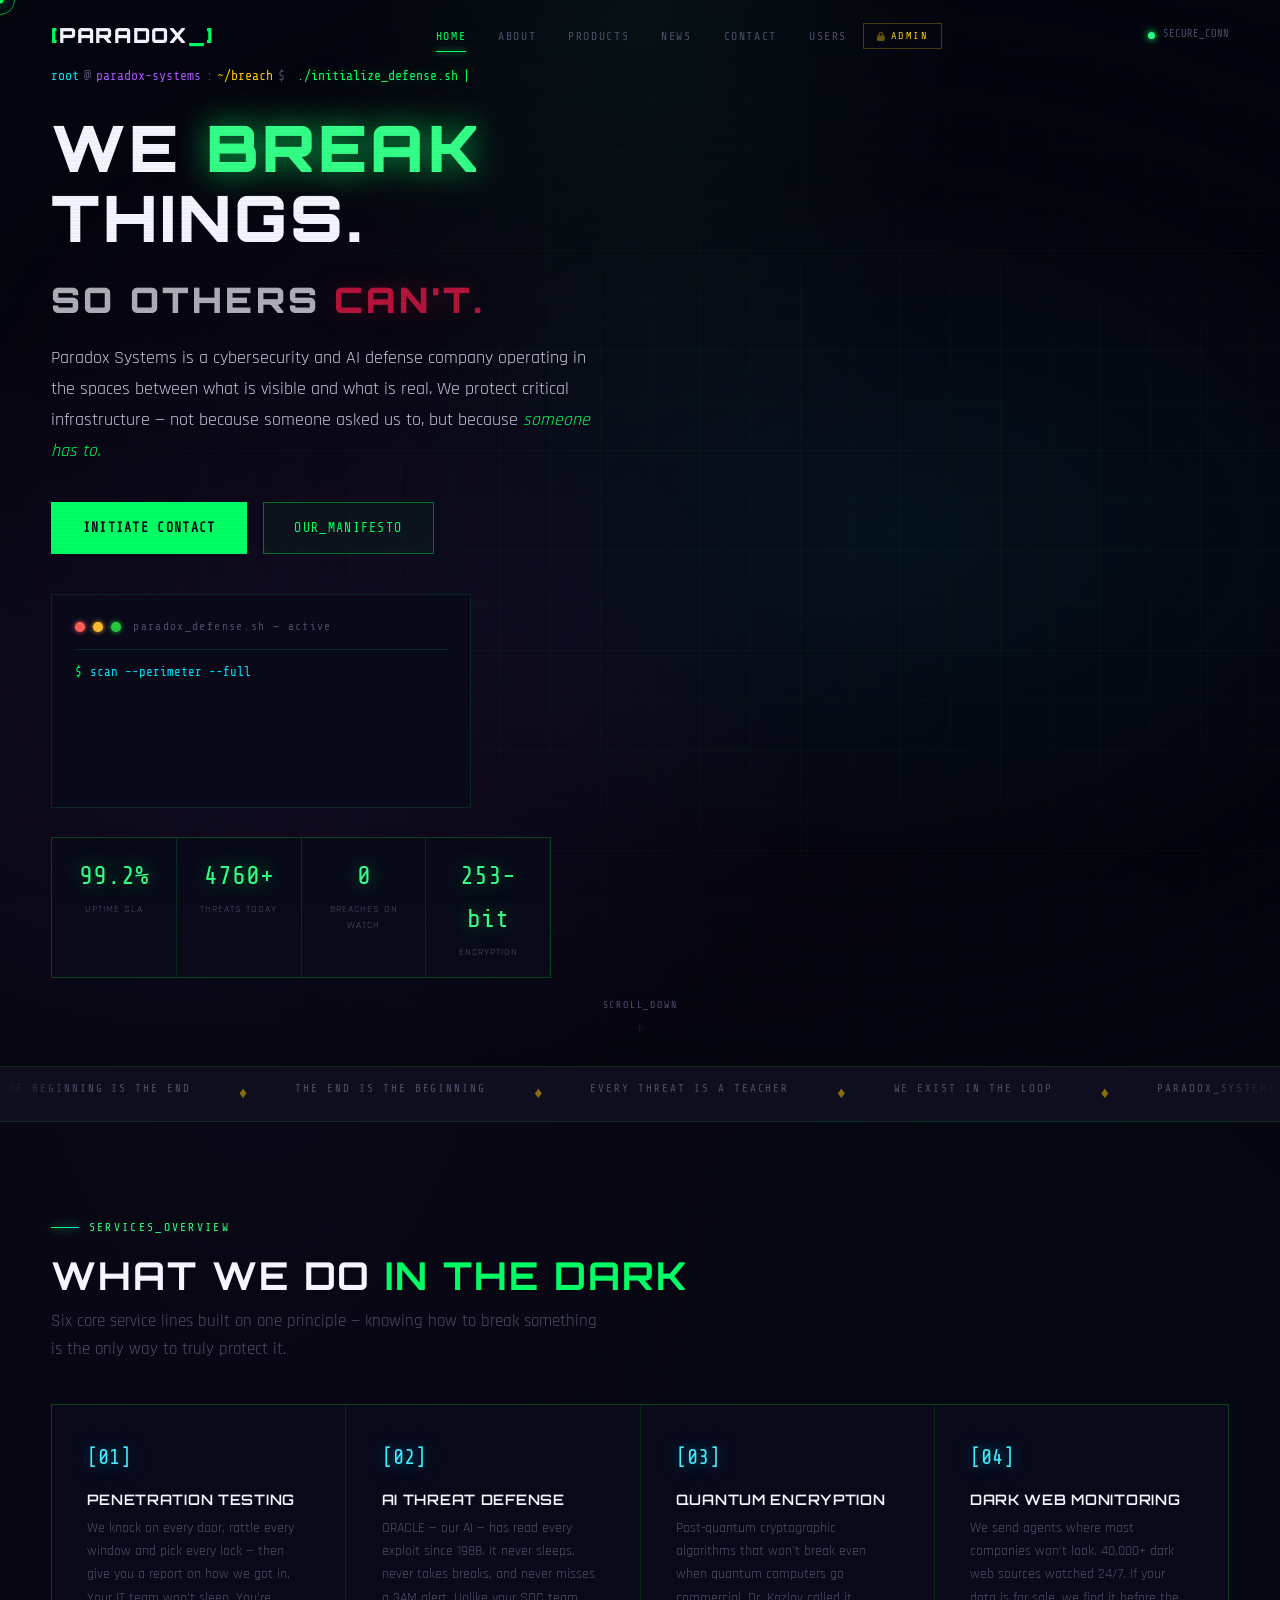
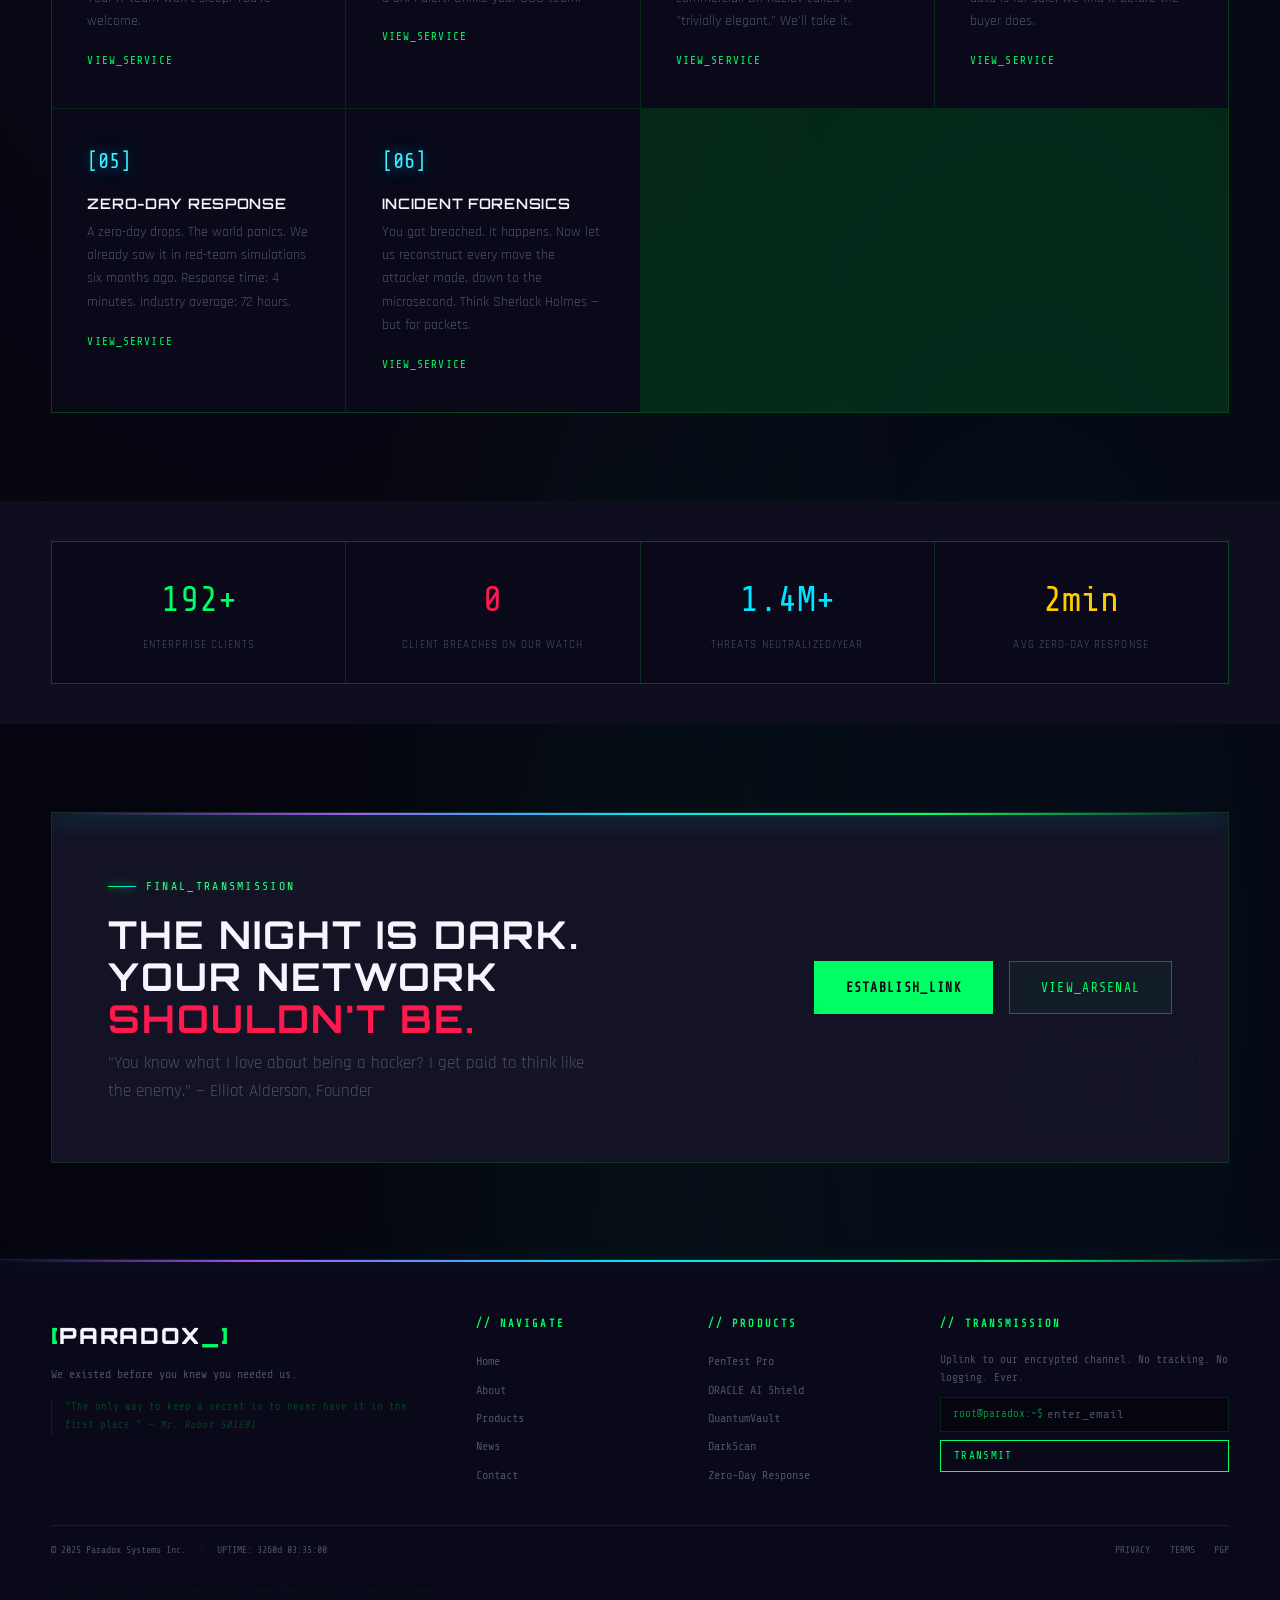
<file: index.html>
<!DOCTYPE html>
<html lang="en">
<head>
  <meta charset="UTF-8" />
  <meta name="viewport" content="width=device-width, initial-scale=1.0" />
  <title>Paradox Systems — Cybersecurity & AI Defense</title>
  <meta name="description" content="We break systems before the wrong people do. Cybersecurity, AI Threat Defense, Quantum Encryption." />
  <link rel="preconnect" href="https://fonts.googleapis.com" />
  <link href="https://fonts.googleapis.com/css2?family=Orbitron:wght@400;700;900&family=Share+Tech+Mono&family=Rajdhani:wght@300;400;500;600;700&display=swap" rel="stylesheet" />
  <link rel="stylesheet" href="css/style.css" />
  <link rel="icon" type="image/svg+xml" href="data:image/svg+xml,<svg xmlns='http://www.w3.org/2000/svg' viewBox='0 0 100 100'><rect width='100' height='100' fill='%23080810'/><text y='72' x='10' font-size='68' fill='%2300ff41' font-family='monospace'>_</text></svg>" />
</head>
<body>

<!-- Overlays -->
<div class="scanlines" aria-hidden="true"></div>
<canvas id="matrix-canvas" aria-hidden="true"></canvas>
<div class="cursor-dot" id="cDot"></div>
<div class="cursor-ring" id="cRing"></div>

<!-- ============================================================
     NAV
     ============================================================ -->
<nav id="navbar">
  <div class="container nav-wrap">
    <a href="index.html" class="nav-logo"><span class="br">[</span>PARADOX<span class="cur">_</span><span class="br">]</span></a>
    <button class="hamburger" id="ham" aria-label="Toggle nav" aria-expanded="false">
      <span class="ham-line"></span><span class="ham-line"></span><span class="ham-line"></span>
    </button>
    <ul class="nav-links" id="navLinks">
      <li><a href="index.html"    class="nav-link">Home</a></li>
      <li><a href="about.html"    class="nav-link">About</a></li>
      <li><a href="products.php" class="nav-link">Products</a></li>
      <li><a href="news.html"     class="nav-link">News</a></li>
      <li><a href="contact.php"   class="nav-link">Contact</a></li>
      <li><a href="users.php" class="nav-link">Users</a></li>
      <li><a href="login.php" class="nav-link" style="color:var(--gold);border:1px solid rgba(255,215,0,.25);padding:.4rem .8rem;font-size:.64rem;"><i class="fa-solid fa-lock" style="margin-right:.3rem;font-size:.55rem;"></i>Admin</a></li>
    </ul>
    <div class="nav-status">
      <span class="status-dot"></span>
      <span id="navStatus">SECURE_CONN</span>
    </div>
  </div>
</nav>

<main>

<!-- ============================================================
     HERO
     ============================================================ -->
<section class="home-hero">
  <div class="grid-bg"></div>
  <div class="vignette"></div>

  <div class="container">
    <div class="hero-content">

      <div class="hero-prompt">
        <span class="u">root</span><span>@</span><span class="h">paradox-systems</span><span>:</span><span class="d">~/breach</span><span>$&nbsp;</span>
        <span class="cmd">./initialize_defense.sh</span>
        <span class="blink" style="color:var(--green);font-family:var(--font-mono);">|</span>
      </div>

      <h1 class="hero-h1">
        WE <span class="green">BREAK</span> THINGS.<br>
        <span style="font-size:0.55em;opacity:0.7;">SO OTHERS <span class="red">CAN'T.</span></span>
      </h1>

      <p class="hero-sub">
        Paradox Systems is a cybersecurity and AI defense company operating in the spaces
        between what is visible and what is real. We protect critical infrastructure —
        not because someone asked us to, but because
        <em style="color:var(--green);">someone has to.</em>
      </p>

      <div class="hero-actions">
        <a href="products.php" class="btn btn-filled">INITIATE CONTACT</a>
        <a href="about.html"    class="btn btn-green">OUR_MANIFESTO</a>
      </div>

      <!-- Terminal window -->
      <div class="terminal" style="max-width:420px; margin-top:1.5rem;">
        <div class="terminal-bar">
          <span class="t-dot r"></span><span class="t-dot y"></span><span class="t-dot g"></span>
          <span class="t-title">paradox_defense.sh — active</span>
        </div>
        <div class="t-line" data-hidden><span class="t-prompt">$</span><span class="t-cmd">scan --perimeter --full</span></div>
        <div class="t-line" data-hidden><span class="t-prompt"> </span><span class="t-out">48,291 threat vectors identified</span></div>
        <div class="t-line" data-hidden><span class="t-prompt"> </span><span class="t-ok">AI countermeasures: DEPLOYED</span></div>
        <div class="t-line" data-hidden><span class="t-prompt"> </span><span class="t-err">WARNING: 1 intrusion attempt neutralized</span></div>
        <div class="t-line" data-hidden><span class="t-prompt"> </span><span class="t-ok">// System nominal. Hello, friend.</span></div>
      </div>

      <!-- Stats -->
      <div class="hero-stats" style="margin-top:1.8rem;">
        <div class="h-stat"><span class="num" data-n="99.97" data-s="%">0%</span><div class="lbl">Uptime SLA</div></div>
        <div class="h-stat"><span class="num" data-n="4800"  data-s="+">0+</span><div class="lbl">Threats Today</div></div>
        <div class="h-stat"><span class="num" data-n="0">0</span><div class="lbl">Breaches on Watch</div></div>
        <div class="h-stat"><span class="num" data-n="256"   data-s="-bit">0</span><div class="lbl">Encryption</div></div>
      </div>

    </div>
  </div>

  <div class="scroll-hint" aria-hidden="true">
    <span>SCROLL_DOWN</span>
    <svg viewBox="0 0 24 24" fill="none" stroke="currentColor" stroke-width="1.5"><path d="M12 5v14M5 12l7 7 7-7"/></svg>
  </div>
</section>

<!-- ── Marquee strip (Dark show "The cycle" reference) ── -->
<div class="marquee-strip" aria-hidden="true">
  <div class="marquee-track">
    <span class="m-item">THE BEGINNING IS THE END</span><span class="m-dot"> &diams; </span>
    <span class="m-item">THE END IS THE BEGINNING</span><span class="m-dot"> &diams; </span>
    <span class="m-item">EVERY THREAT IS A TEACHER</span><span class="m-dot"> &diams; </span>
    <span class="m-item">WE EXIST IN THE LOOP</span><span class="m-dot"> &diams; </span>
    <span class="m-item">PARADOX_SYSTEMS_vINF</span><span class="m-dot"> &diams; </span>
    <span class="m-item">THE NIGHT IS DARK AND FULL OF VULNERABILITIES</span><span class="m-dot"> &diams; </span>
    <!-- duplicate for seamless loop -->
    <span class="m-item">THE BEGINNING IS THE END</span><span class="m-dot"> &diams; </span>
    <span class="m-item">THE END IS THE BEGINNING</span><span class="m-dot"> &diams; </span>
    <span class="m-item">EVERY THREAT IS A TEACHER</span><span class="m-dot"> &diams; </span>
    <span class="m-item">WE EXIST IN THE LOOP</span><span class="m-dot"> &diams; </span>
    <span class="m-item">PARADOX_SYSTEMS_vINF</span><span class="m-dot"> &diams; </span>
    <span class="m-item">THE NIGHT IS DARK AND FULL OF VULNERABILITIES</span><span class="m-dot"> &diams; </span>
  </div>
</div>

<!-- ============================================================
     SERVICES PREVIEW
     ============================================================ -->
<section>
  <div class="container">
    <div class="section-tag reveal">SERVICES_OVERVIEW</div>
    <h2 class="reveal d1" style="color:var(--white);margin-bottom:.7rem;">
      What We Do <span style="color:var(--green);">In The Dark</span>
    </h2>
    <p class="reveal d2" style="color:var(--text-dim);max-width:560px;margin-bottom:2.5rem;">
      Six core service lines built on one principle — knowing how to break something is the only way to truly protect it.
    </p>
    <div class="feat-grid reveal d2">
      <div class="feat-item">
        <div class="feat-num">[01]</div>
        <h3>PENETRATION TESTING</h3>
        <p>We knock on every door, rattle every window and pick every lock — then give you a report on how we got in. Your IT team won't sleep. You're welcome.</p>
        <a href="products.php" class="feat-more">VIEW_SERVICE</a>
      </div>
      <div class="feat-item">
        <div class="feat-num">[02]</div>
        <h3>AI THREAT DEFENSE</h3>
        <p>ORACLE — our AI — has read every exploit since 1988. It never sleeps, never takes breaks, and never misses a 3AM alert. Unlike your SOC team.</p>
        <a href="products.php" class="feat-more">VIEW_SERVICE</a>
      </div>
      <div class="feat-item">
        <div class="feat-num">[03]</div>
        <h3>QUANTUM ENCRYPTION</h3>
        <p>Post-quantum cryptographic algorithms that won't break even when quantum computers go commercial. Dr. Kozlov called it "trivially elegant." We'll take it.</p>
        <a href="products.php" class="feat-more">VIEW_SERVICE</a>
      </div>
      <div class="feat-item">
        <div class="feat-num">[04]</div>
        <h3>DARK WEB MONITORING</h3>
        <p>We send agents where most companies won't look. 40,000+ dark web sources watched 24/7. If your data is for sale, we find it before the buyer does.</p>
        <a href="products.php" class="feat-more">VIEW_SERVICE</a>
      </div>
      <div class="feat-item">
        <div class="feat-num">[05]</div>
        <h3>ZERO-DAY RESPONSE</h3>
        <p>A zero-day drops. The world panics. We already saw it in red-team simulations six months ago. Response time: 4 minutes. Industry average: 72 hours.</p>
        <a href="products.php" class="feat-more">VIEW_SERVICE</a>
      </div>
      <div class="feat-item">
        <div class="feat-num">[06]</div>
        <h3>INCIDENT FORENSICS</h3>
        <p>You got breached. It happens. Now let us reconstruct every move the attacker made, down to the microsecond. Think Sherlock Holmes — but for packets.</p>
        <a href="products.php" class="feat-more">VIEW_SERVICE</a>
      </div>
    </div>
  </div>
</section>

<!-- ── Numbers ── -->
<section style="padding:2.5rem 0; background:var(--surface);">
  <div class="container">
    <div class="nums-strip reveal">
      <div class="num-item"><span class="big" style="color:var(--green);" data-n="340" data-s="+">0+</span><div class="lbl">Enterprise Clients</div></div>
      <div class="num-item"><span class="big" style="color:var(--red);"   data-n="0">0</span><div class="lbl">Client Breaches on Our Watch</div></div>
      <div class="num-item"><span class="big" style="color:var(--cyan);"  data-n="2.4" data-s="M+">0</span><div class="lbl">Threats Neutralized/Year</div></div>
      <div class="num-item"><span class="big" style="color:var(--gold);"  data-n="4" data-s="min">0</span><div class="lbl">Avg Zero-Day Response</div></div>
    </div>
  </div>
</section>

<!-- ── CTA ── -->
<section style="padding-bottom:6rem;">
  <div class="container">
    <div class="cta-box reveal" data-code="{O}">
      <div>
        <div class="section-tag">FINAL_TRANSMISSION</div>
        <h2 style="color:var(--white);">THE NIGHT IS DARK.<br>YOUR NETWORK <span style="color:var(--red);">SHOULDN'T BE.</span></h2>
        <p>"You know what I love about being a hacker? I get paid to think like the enemy." — Elliot Alderson, Founder</p>
      </div>
      <div class="cta-actions">
        <a href="contact.php"   class="btn btn-filled">ESTABLISH_LINK</a>
        <a href="products.php" class="btn btn-green">VIEW_ARSENAL</a>
      </div>
    </div>
  </div>
</section>

</main>

<!-- ============================================================
     FOOTER
     ============================================================ -->
<footer>
  <div class="container">
    <div class="footer-grid">
      <div>
        <div class="footer-logo"><span class="br">[</span>PARADOX<span class="cur">_</span><span class="br">]</span></div>
        <p class="footer-tagline">We existed before you knew you needed us.</p>
        <p class="footer-quote">"The only way to keep a secret is to never have it in the first place." <em>— Mr. Robot S01E01</em></p>
      </div>
      <div class="f-col">
        <h5>// Navigate</h5>
        <ul>
          <li><a href="index.html">Home</a></li>
          <li><a href="about.html">About</a></li>
          <li><a href="products.php">Products</a></li>
          <li><a href="news.html">News</a></li>
          <li><a href="contact.php">Contact</a></li>
        </ul>
      </div>
      <div class="f-col">
        <h5>// Products</h5>
        <ul>
          <li><a href="product-pentestpro.php">PenTest Pro</a></li>
          <li><a href="product-oracle-ai.php">ORACLE AI Shield</a></li>
          <li><a href="product-quantumvault.php">QuantumVault</a></li>
          <li><a href="product-darkscan.php">DarkScan</a></li>
          <li><a href="products.php">Zero-Day Response</a></li>
        </ul>
      </div>
      <div class="f-col">
        <h5>// Transmission</h5>
        <p class="f-sub">Uplink to our encrypted channel. No tracking. No logging. Ever.</p>
        <div class="f-email-row">
          <div class="f-input-wrap">
            <span class="f-prefix">root@paradox:~$</span>
            <input type="email" placeholder="enter_email" aria-label="Newsletter" />
          </div>
          <button class="f-btn" type="button">TRANSMIT</button>
        </div>
      </div>
    </div>
    <div class="footer-bottom">
      <div class="f-copy">
        <span>&copy; 2025 Paradox Systems Inc.</span>
        <span class="f-sep">|</span>
        <span id="uptime">UPTIME: CALCULATING...</span>
      </div>
      <div class="f-links"><a href="#">PRIVACY</a><a href="#">TERMS</a><a href="#">PGP</a></div>
    </div>
    <div class="f-easter" id="easter">// Hello, friend. Hello, friend? That's lame. Maybe I should give you a name.</div>
  </div>
</footer>

<script src="js/main.js" defer></script>
</body>
</html>
</file>
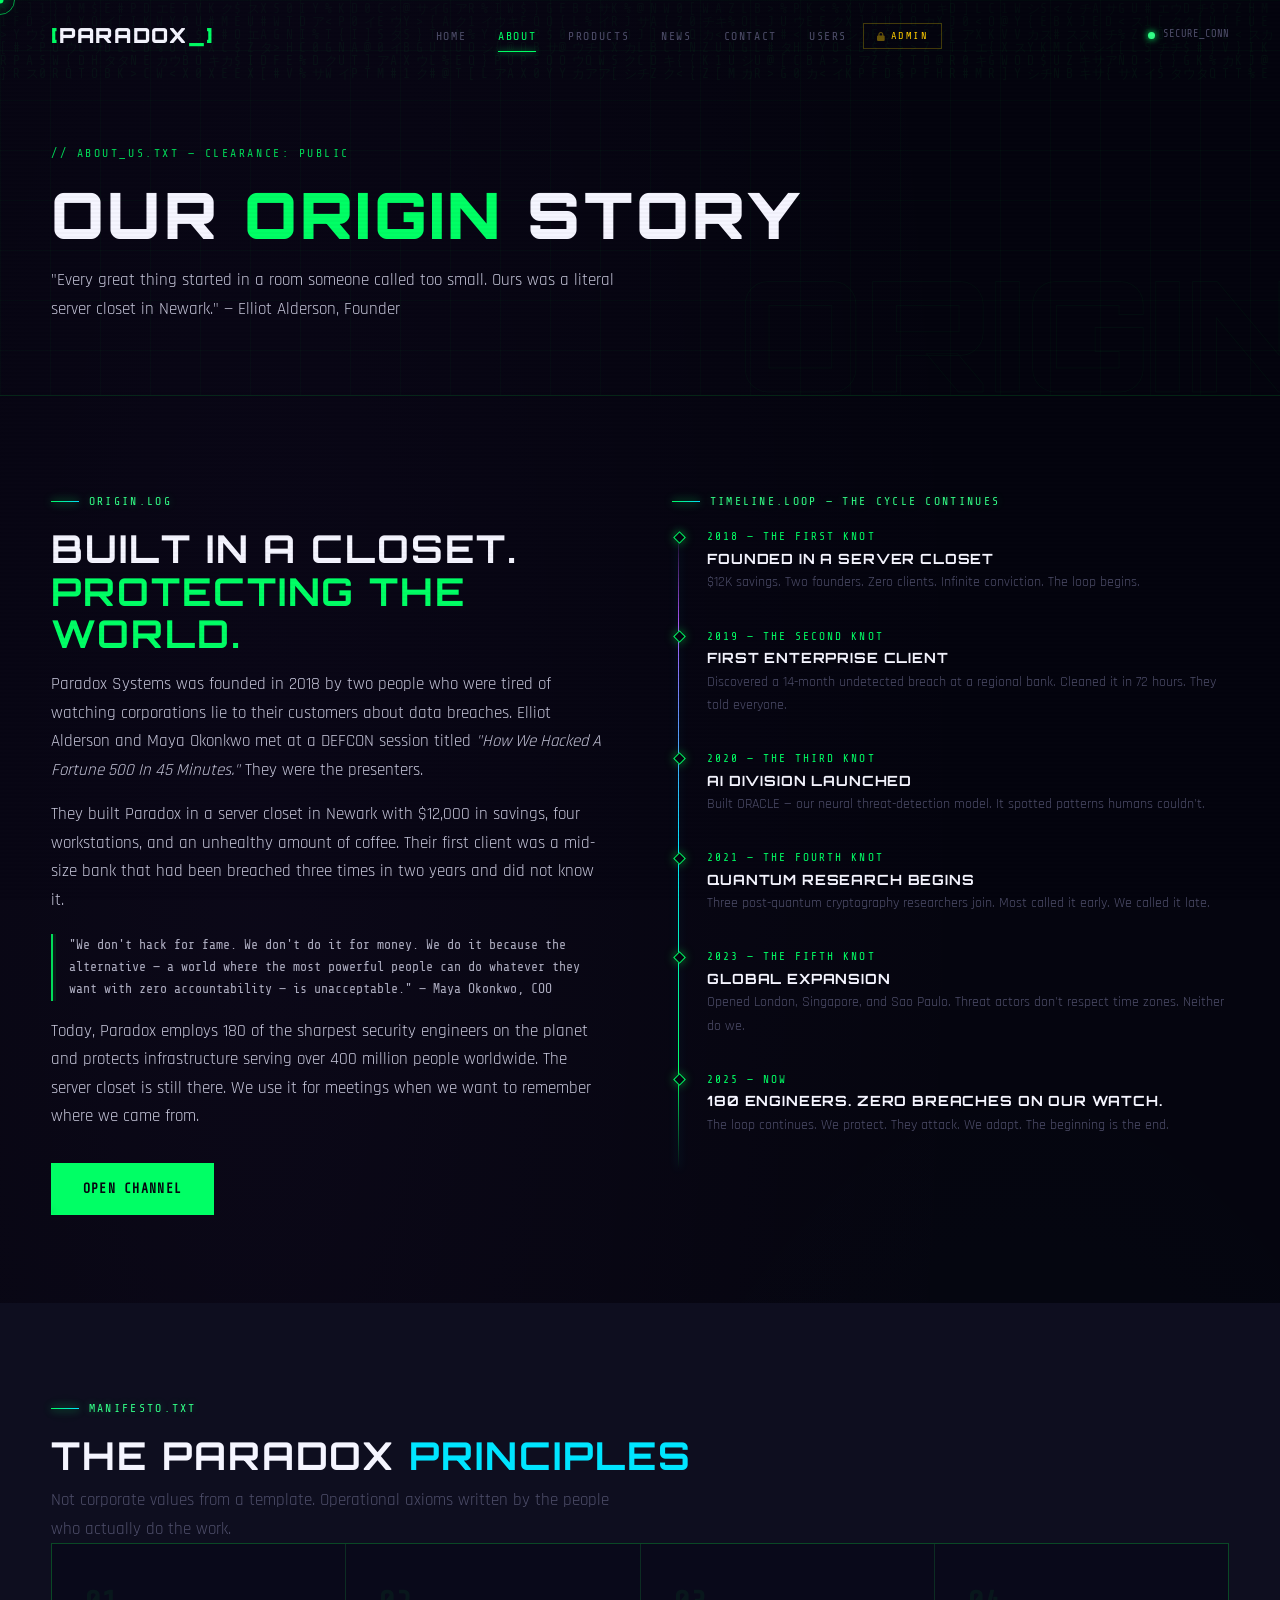
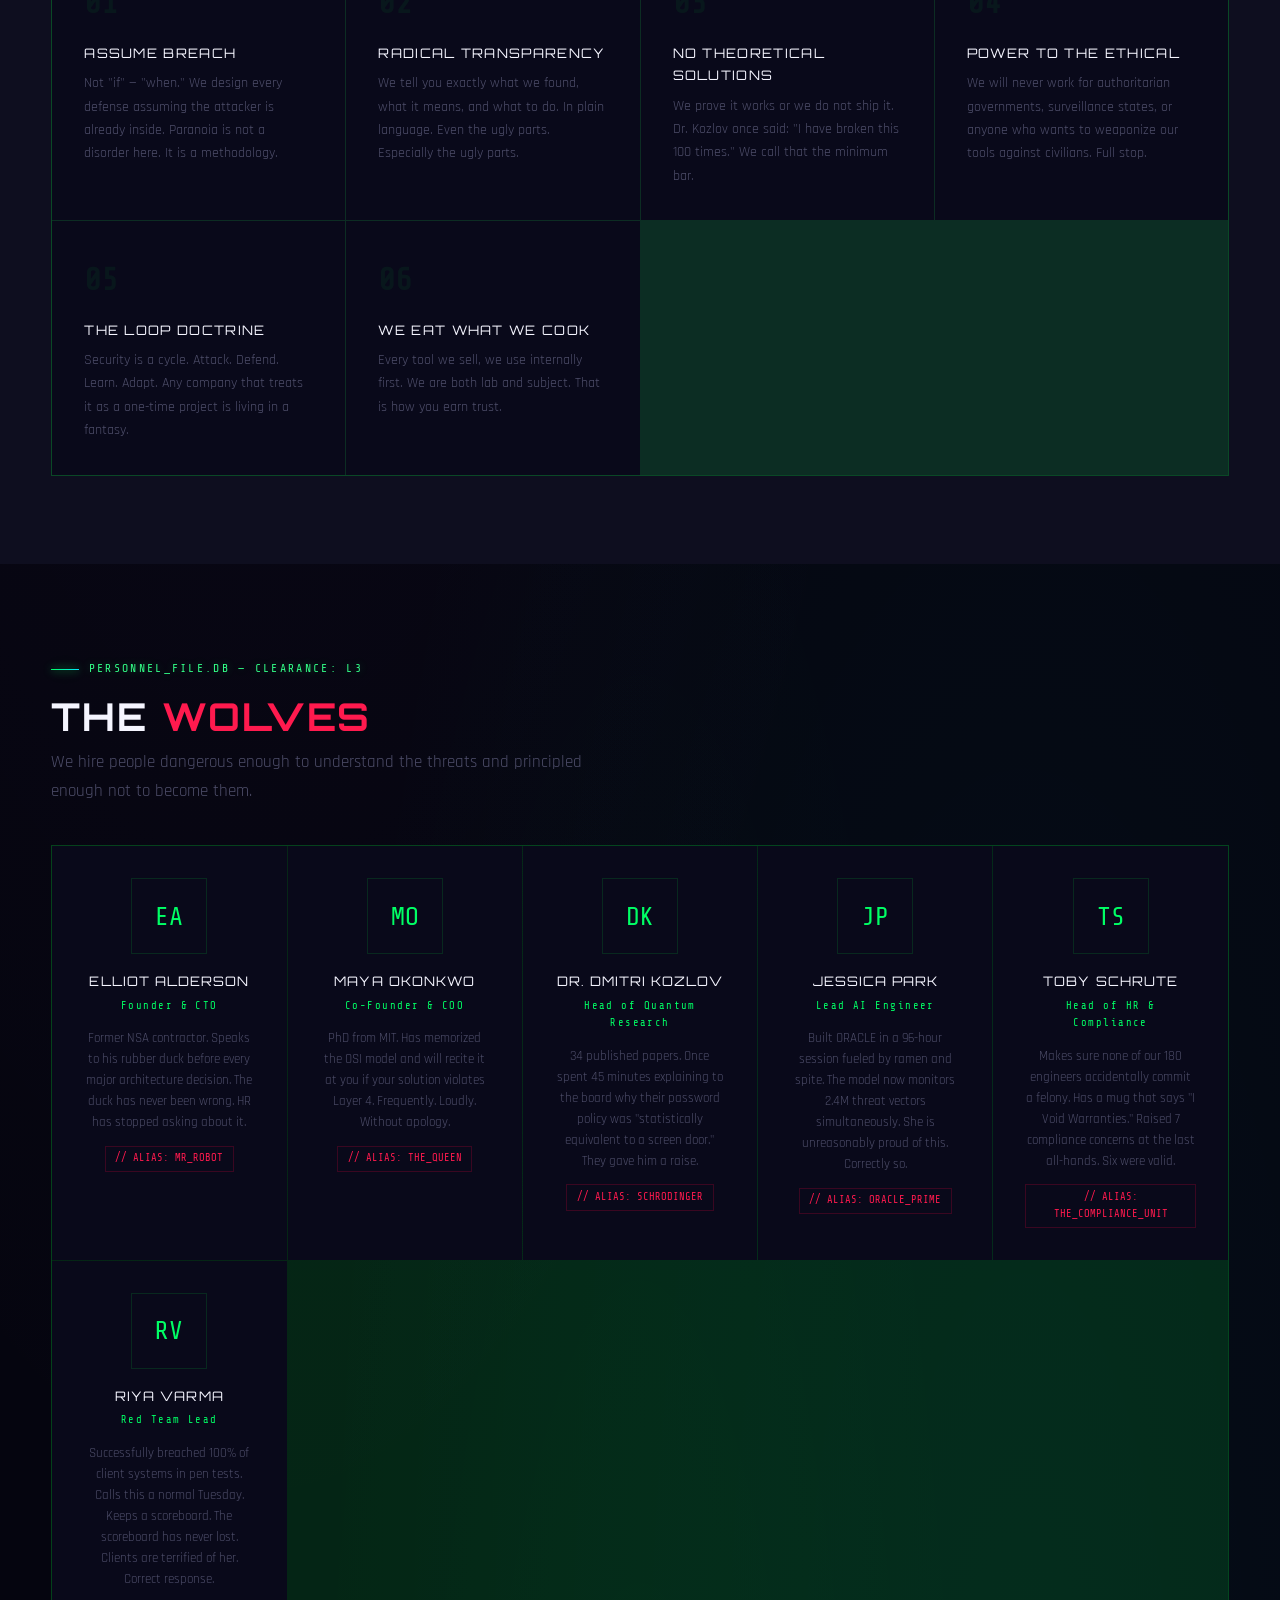
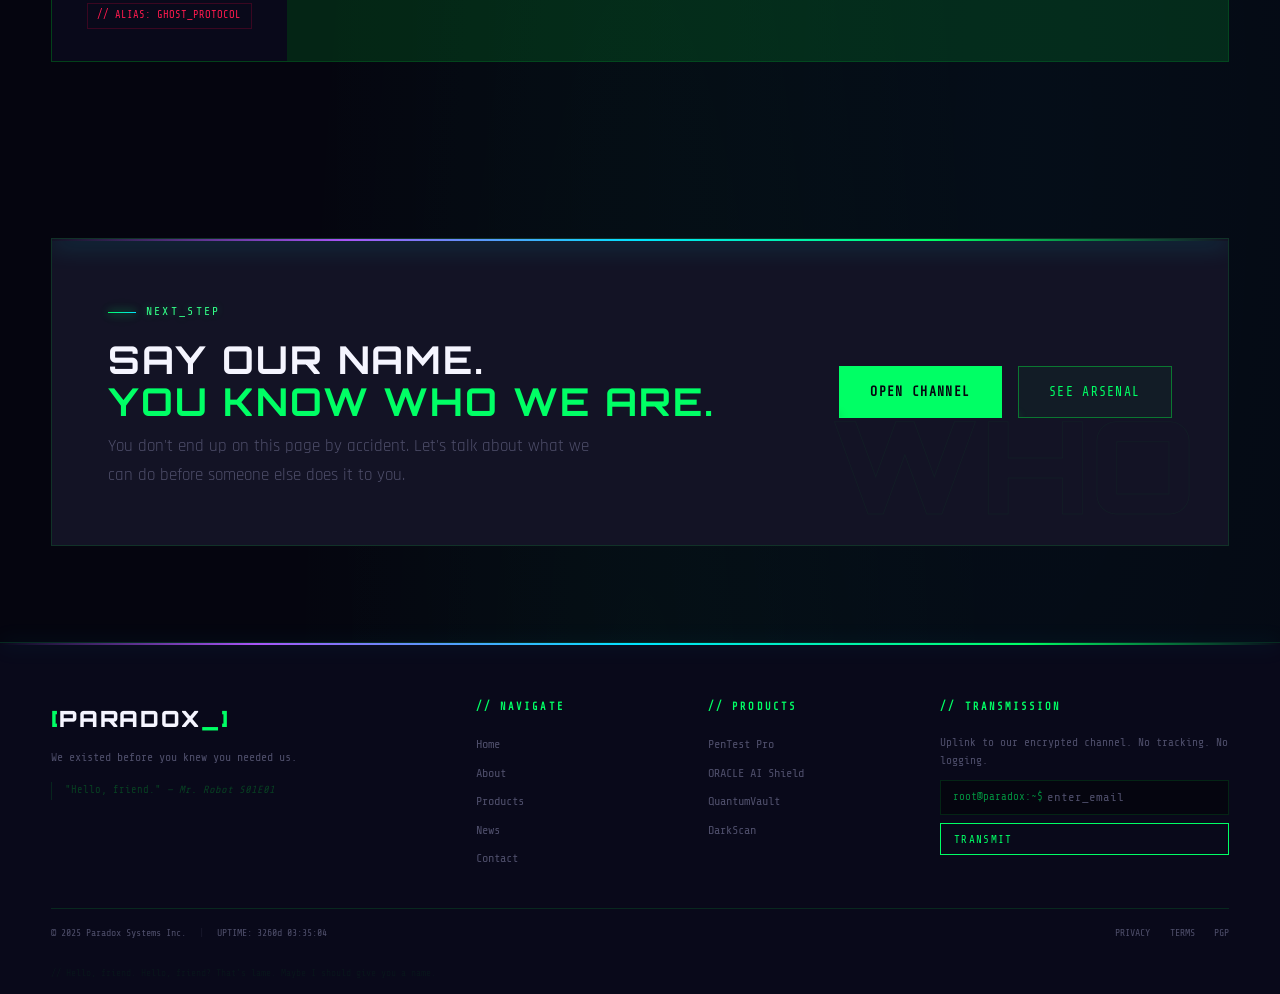
<file: about.html>
<!DOCTYPE html>
<html lang="en">
<head>
  <meta charset="UTF-8" />
  <meta name="viewport" content="width=device-width, initial-scale=1.0" />
  <title>About — Paradox Systems</title>
  <meta name="description" content="The story, values, and team behind Paradox Systems. Founded in a server closet. Now protecting the world." />
  <link rel="preconnect" href="https://fonts.googleapis.com" />
  <link href="https://fonts.googleapis.com/css2?family=Orbitron:wght@400;700;900&family=Share+Tech+Mono&family=Rajdhani:wght@300;400;500;600;700&display=swap" rel="stylesheet" />
  <link rel="stylesheet" href="css/style.css" />
  <link rel="icon" type="image/svg+xml" href="data:image/svg+xml,<svg xmlns='http://www.w3.org/2000/svg' viewBox='0 0 100 100'><rect width='100' height='100' fill='%23080810'/><text y='72' x='10' font-size='68' fill='%2300ff41' font-family='monospace'>_</text></svg>" />
</head>
<body>

<div class="scanlines" aria-hidden="true"></div>
<canvas id="matrix-canvas" aria-hidden="true"></canvas>
<div class="cursor-dot" id="cDot"></div>
<div class="cursor-ring" id="cRing"></div>

<nav id="navbar">
  <div class="container nav-wrap">
    <a href="index.html" class="nav-logo"><span class="br">[</span>PARADOX<span class="cur">_</span><span class="br">]</span></a>
    <button class="hamburger" id="ham" aria-label="Toggle nav" aria-expanded="false">
      <span class="ham-line"></span><span class="ham-line"></span><span class="ham-line"></span>
    </button>
    <ul class="nav-links" id="navLinks">
      <li><a href="index.html"    class="nav-link">Home</a></li>
      <li><a href="about.html"    class="nav-link active">About</a></li>
      <li><a href="products.php" class="nav-link">Products</a></li>
      <li><a href="news.html"     class="nav-link">News</a></li>
      <li><a href="contact.php"   class="nav-link">Contact</a></li>
      <li><a href="users.php" class="nav-link">Users</a></li>
      <li><a href="login.php" class="nav-link" style="color:var(--gold);border:1px solid rgba(255,215,0,.25);padding:.4rem .8rem;font-size:.64rem;"><i class="fa-solid fa-lock" style="margin-right:.3rem;font-size:.55rem;"></i>Admin</a></li>
    </ul>
    <div class="nav-status"><span class="status-dot"></span><span id="navStatus">SECURE_CONN</span></div>
  </div>
</nav>

<main>

<!-- PAGE HERO -->
<div class="page-hero" data-bg-text="ORIGIN">
  <div class="grid-bg"></div>
  <div class="container">
    <p class="eyebrow">// ABOUT_US.TXT &mdash; CLEARANCE: PUBLIC</p>
    <h1 style="color:var(--white);">OUR <span style="color:var(--green);">ORIGIN</span> STORY</h1>
    <p class="sub">"Every great thing started in a room someone called too small. Ours was a literal server closet in Newark." &mdash; Elliot Alderson, Founder</p>
  </div>
</div>

<!-- FOUNDING STORY + TIMELINE -->
<section>
  <div class="container">
    <div class="about-split">

      <div class="about-text reveal">
        <div class="section-tag">ORIGIN.LOG</div>
        <h2>Built In A Closet.<br><span style="color:var(--green);">Protecting The World.</span></h2>
        <p>Paradox Systems was founded in 2018 by two people who were tired of watching corporations lie to their customers about data breaches. Elliot Alderson and Maya Okonkwo met at a DEFCON session titled <em>"How We Hacked A Fortune 500 In 45 Minutes."</em> They were the presenters.</p>
        <p>They built Paradox in a server closet in Newark with $12,000 in savings, four workstations, and an unhealthy amount of coffee. Their first client was a mid-size bank that had been breached three times in two years and did not know it.</p>
        <p class="pullquote">"We don't hack for fame. We don't do it for money. We do it because the alternative &mdash; a world where the most powerful people can do whatever they want with zero accountability &mdash; is unacceptable." &mdash; Maya Okonkwo, COO</p>
        <p>Today, Paradox employs 180 of the sharpest security engineers on the planet and protects infrastructure serving over 400 million people worldwide. The server closet is still there. We use it for meetings when we want to remember where we came from.</p>
        <a href="contact.php" class="btn btn-filled" style="margin-top:1rem;">OPEN CHANNEL</a>
      </div>

      <!-- Dark-inspired timeline -->
      <div class="reveal d2">
        <div class="section-tag">TIMELINE.LOOP &mdash; THE CYCLE CONTINUES</div>
        <div class="timeline">
          <div class="tl-item">
            <div class="tl-year">2018 &mdash; THE FIRST KNOT</div>
            <h4>FOUNDED IN A SERVER CLOSET</h4>
            <p>$12K savings. Two founders. Zero clients. Infinite conviction. The loop begins.</p>
          </div>
          <div class="tl-item">
            <div class="tl-year">2019 &mdash; THE SECOND KNOT</div>
            <h4>FIRST ENTERPRISE CLIENT</h4>
            <p>Discovered a 14-month undetected breach at a regional bank. Cleaned it in 72 hours. They told everyone.</p>
          </div>
          <div class="tl-item">
            <div class="tl-year">2020 &mdash; THE THIRD KNOT</div>
            <h4>AI DIVISION LAUNCHED</h4>
            <p>Built ORACLE — our neural threat-detection model. It spotted patterns humans couldn't.</p>
          </div>
          <div class="tl-item">
            <div class="tl-year">2021 &mdash; THE FOURTH KNOT</div>
            <h4>QUANTUM RESEARCH BEGINS</h4>
            <p>Three post-quantum cryptography researchers join. Most called it early. We called it late.</p>
          </div>
          <div class="tl-item">
            <div class="tl-year">2023 &mdash; THE FIFTH KNOT</div>
            <h4>GLOBAL EXPANSION</h4>
            <p>Opened London, Singapore, and Sao Paulo. Threat actors don't respect time zones. Neither do we.</p>
          </div>
          <div class="tl-item">
            <div class="tl-year">2025 &mdash; NOW</div>
            <h4>180 ENGINEERS. ZERO BREACHES ON OUR WATCH.</h4>
            <p>The loop continues. We protect. They attack. We adapt. The beginning is the end.</p>
          </div>
        </div>
      </div>

    </div>
  </div>
</section>

<!-- VALUES / MANIFESTO -->
<section style="background:var(--surface);">
  <div class="container">
    <div class="section-tag reveal">MANIFESTO.TXT</div>
    <h2 class="reveal d1" style="color:var(--white);margin-bottom:.6rem;">The Paradox <span style="color:var(--cyan);">Principles</span></h2>
    <p class="reveal d2" style="color:var(--text-dim);max-width:560px;margin-bottom:0;">Not corporate values from a template. Operational axioms written by the people who actually do the work.</p>
    <div class="vals-grid reveal d2">
      <div class="val-item"><div class="val-num">01</div><div class="val-title">ASSUME BREACH</div><p>Not "if" — "when." We design every defense assuming the attacker is already inside. Paranoia is not a disorder here. It is a methodology.</p></div>
      <div class="val-item"><div class="val-num">02</div><div class="val-title">RADICAL TRANSPARENCY</div><p>We tell you exactly what we found, what it means, and what to do. In plain language. Even the ugly parts. Especially the ugly parts.</p></div>
      <div class="val-item"><div class="val-num">03</div><div class="val-title">NO THEORETICAL SOLUTIONS</div><p>We prove it works or we do not ship it. Dr. Kozlov once said: "I have broken this 100 times." We call that the minimum bar.</p></div>
      <div class="val-item"><div class="val-num">04</div><div class="val-title">POWER TO THE ETHICAL</div><p>We will never work for authoritarian governments, surveillance states, or anyone who wants to weaponize our tools against civilians. Full stop.</p></div>
      <div class="val-item"><div class="val-num">05</div><div class="val-title">THE LOOP DOCTRINE</div><p>Security is a cycle. Attack. Defend. Learn. Adapt. Any company that treats it as a one-time project is living in a fantasy.</p></div>
      <div class="val-item"><div class="val-num">06</div><div class="val-title">WE EAT WHAT WE COOK</div><p>Every tool we sell, we use internally first. We are both lab and subject. That is how you earn trust.</p></div>
    </div>
  </div>
</section>

<!-- TEAM — Big Bang Theory + The Office bios -->
<section>
  <div class="container">
    <div class="section-tag reveal">PERSONNEL_FILE.DB &mdash; CLEARANCE: L3</div>
    <h2 class="reveal d1" style="color:var(--white);margin-bottom:.7rem;">The <span style="color:var(--red);">Wolves</span></h2>
    <p class="reveal d2" style="color:var(--text-dim);max-width:580px;margin-bottom:2.5rem;">We hire people dangerous enough to understand the threats and principled enough not to become them.</p>
    <div class="team-grid reveal d2">
      <div class="team-card">
        <div class="team-av">EA</div>
        <div class="team-name">ELLIOT ALDERSON</div>
        <div class="team-role">Founder &amp; CTO</div>
        <p class="team-bio">Former NSA contractor. Speaks to his rubber duck before every major architecture decision. The duck has never been wrong. HR has stopped asking about it.</p>
        <span class="team-tag">// ALIAS: MR_ROBOT</span>
      </div>
      <div class="team-card">
        <div class="team-av">MO</div>
        <div class="team-name">MAYA OKONKWO</div>
        <div class="team-role">Co-Founder &amp; COO</div>
        <p class="team-bio">PhD from MIT. Has memorized the OSI model and will recite it at you if your solution violates Layer 4. Frequently. Loudly. Without apology.</p>
        <span class="team-tag">// ALIAS: THE_QUEEN</span>
      </div>
      <div class="team-card">
        <div class="team-av">DK</div>
        <div class="team-name">DR. DMITRI KOZLOV</div>
        <div class="team-role">Head of Quantum Research</div>
        <p class="team-bio">34 published papers. Once spent 45 minutes explaining to the board why their password policy was "statistically equivalent to a screen door." They gave him a raise.</p>
        <span class="team-tag">// ALIAS: SCHRODINGER</span>
      </div>
      <div class="team-card">
        <div class="team-av">JP</div>
        <div class="team-name">JESSICA PARK</div>
        <div class="team-role">Lead AI Engineer</div>
        <p class="team-bio">Built ORACLE in a 96-hour session fueled by ramen and spite. The model now monitors 2.4M threat vectors simultaneously. She is unreasonably proud of this. Correctly so.</p>
        <span class="team-tag">// ALIAS: ORACLE_PRIME</span>
      </div>
      <div class="team-card">
        <div class="team-av">TS</div>
        <div class="team-name">TOBY SCHRUTE</div>
        <div class="team-role">Head of HR &amp; Compliance</div>
        <p class="team-bio">Makes sure none of our 180 engineers accidentally commit a felony. Has a mug that says "I Void Warranties." Raised 7 compliance concerns at the last all-hands. Six were valid.</p>
        <span class="team-tag">// ALIAS: THE_COMPLIANCE_UNIT</span>
      </div>
      <div class="team-card">
        <div class="team-av">RV</div>
        <div class="team-name">RIYA VARMA</div>
        <div class="team-role">Red Team Lead</div>
        <p class="team-bio">Successfully breached 100% of client systems in pen tests. Calls this a normal Tuesday. Keeps a scoreboard. The scoreboard has never lost. Clients are terrified of her. Correct response.</p>
        <span class="team-tag">// ALIAS: GHOST_PROTOCOL</span>
      </div>
    </div>
  </div>
</section>

<!-- CTA -->
<section style="padding-bottom:6rem;">
  <div class="container">
    <div class="cta-box reveal" data-code="WHO">
      <div>
        <div class="section-tag">NEXT_STEP</div>
        <h2 style="color:var(--white);">SAY OUR NAME.<br><span style="color:var(--green);">YOU KNOW WHO WE ARE.</span></h2>
        <p>You don't end up on this page by accident. Let's talk about what we can do before someone else does it to you.</p>
      </div>
      <div class="cta-actions">
        <a href="contact.php"   class="btn btn-filled">OPEN CHANNEL</a>
        <a href="products.php" class="btn btn-green">SEE ARSENAL</a>
      </div>
    </div>
  </div>
</section>

</main>

<footer>
  <div class="container">
    <div class="footer-grid">
      <div>
        <div class="footer-logo"><span class="br">[</span>PARADOX<span class="cur">_</span><span class="br">]</span></div>
        <p class="footer-tagline">We existed before you knew you needed us.</p>
        <p class="footer-quote">"Hello, friend." <em>— Mr. Robot S01E01</em></p>
      </div>
      <div class="f-col"><h5>// Navigate</h5><ul><li><a href="index.html">Home</a></li><li><a href="about.html">About</a></li><li><a href="products.php">Products</a></li><li><a href="news.html">News</a></li><li><a href="contact.php">Contact</a></li></ul></div>
      <div class="f-col"><h5>// Products</h5><ul><li><a href="product-pentestpro.php">PenTest Pro</a></li><li><a href="product-oracle-ai.php">ORACLE AI Shield</a></li><li><a href="product-quantumvault.php">QuantumVault</a></li><li><a href="product-darkscan.php">DarkScan</a></li></ul></div>
      <div class="f-col">
        <h5>// Transmission</h5>
        <p class="f-sub">Uplink to our encrypted channel. No tracking. No logging.</p>
        <div class="f-email-row">
          <div class="f-input-wrap"><span class="f-prefix">root@paradox:~$</span><input type="email" placeholder="enter_email" aria-label="Newsletter" /></div>
          <button class="f-btn" type="button">TRANSMIT</button>
        </div>
      </div>
    </div>
    <div class="footer-bottom">
      <div class="f-copy"><span>&copy; 2025 Paradox Systems Inc.</span><span class="f-sep">|</span><span id="uptime">UPTIME: CALCULATING...</span></div>
      <div class="f-links"><a href="#">PRIVACY</a><a href="#">TERMS</a><a href="#">PGP</a></div>
    </div>
    <div class="f-easter" id="easter">// Hello, friend. Hello, friend? That's lame. Maybe I should give you a name.</div>
  </div>
</footer>

<script src="js/main.js" defer></script>
</body>
</html>
</file>
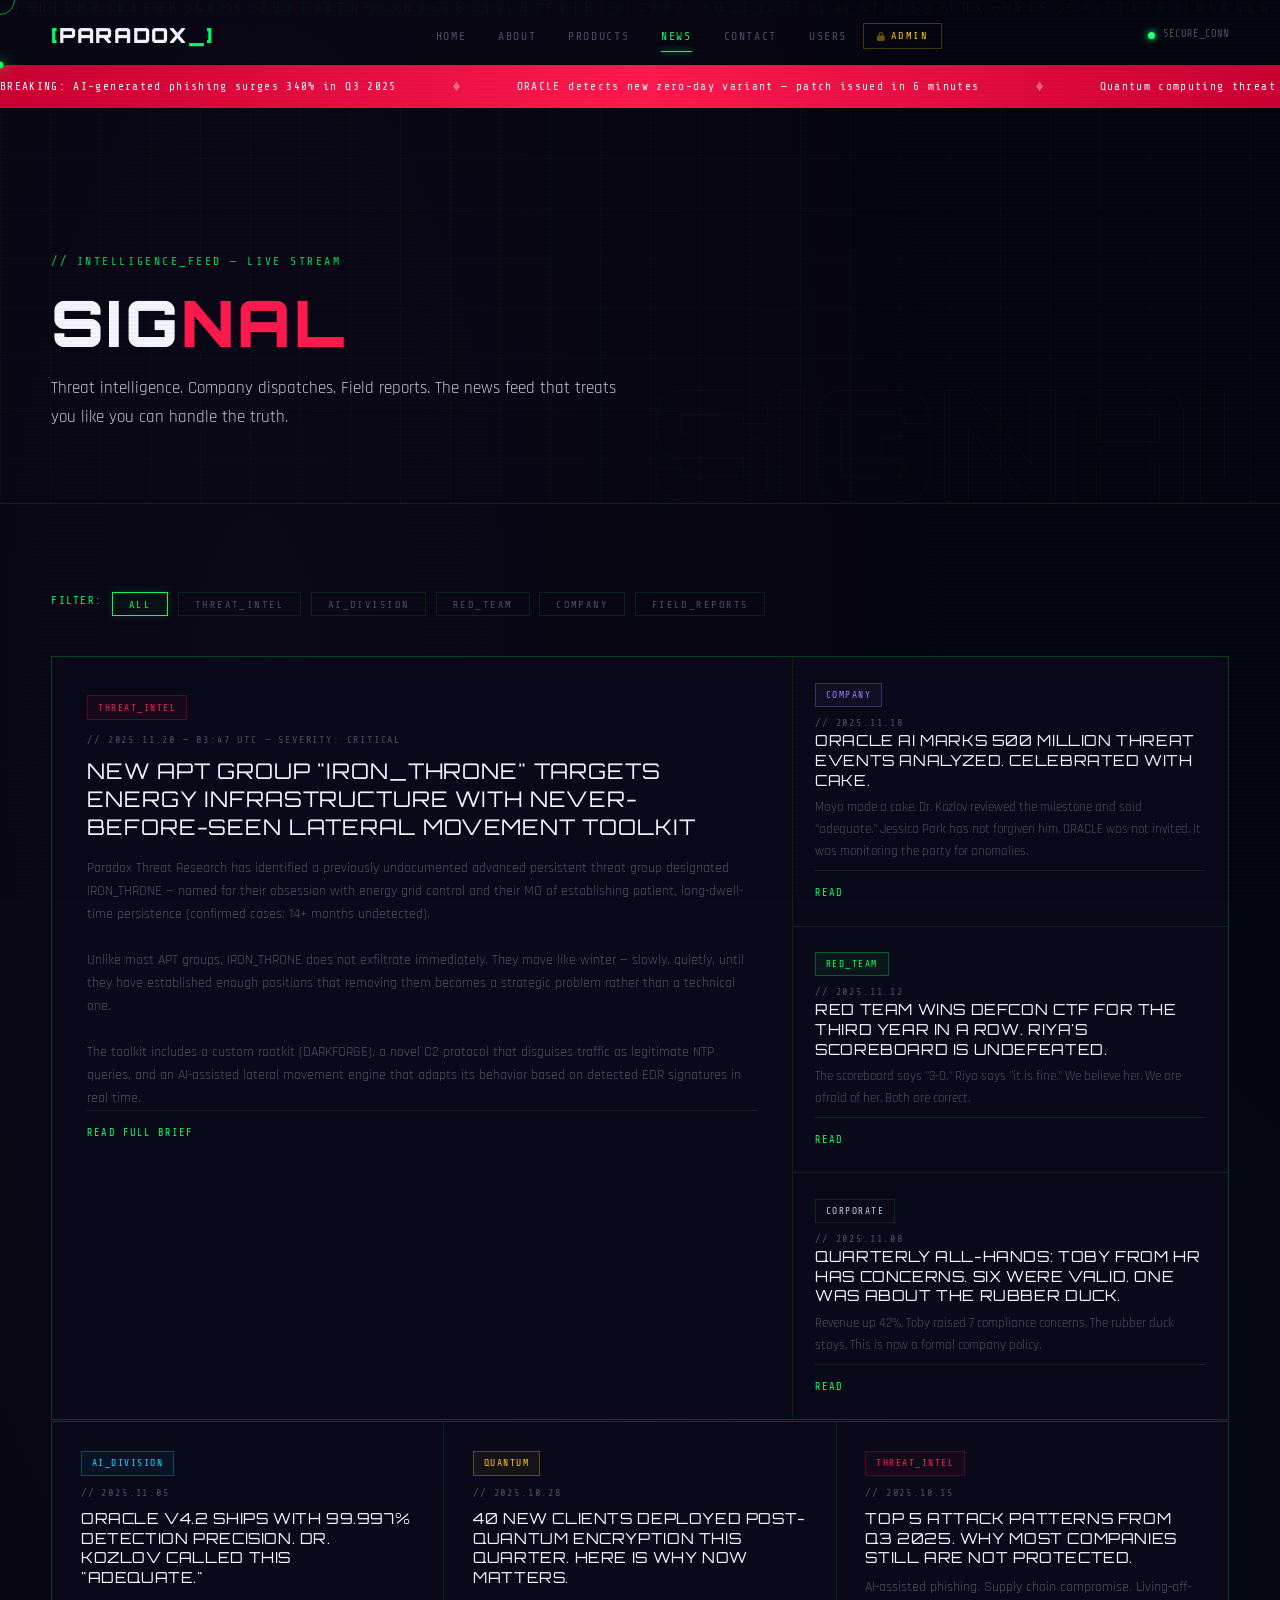
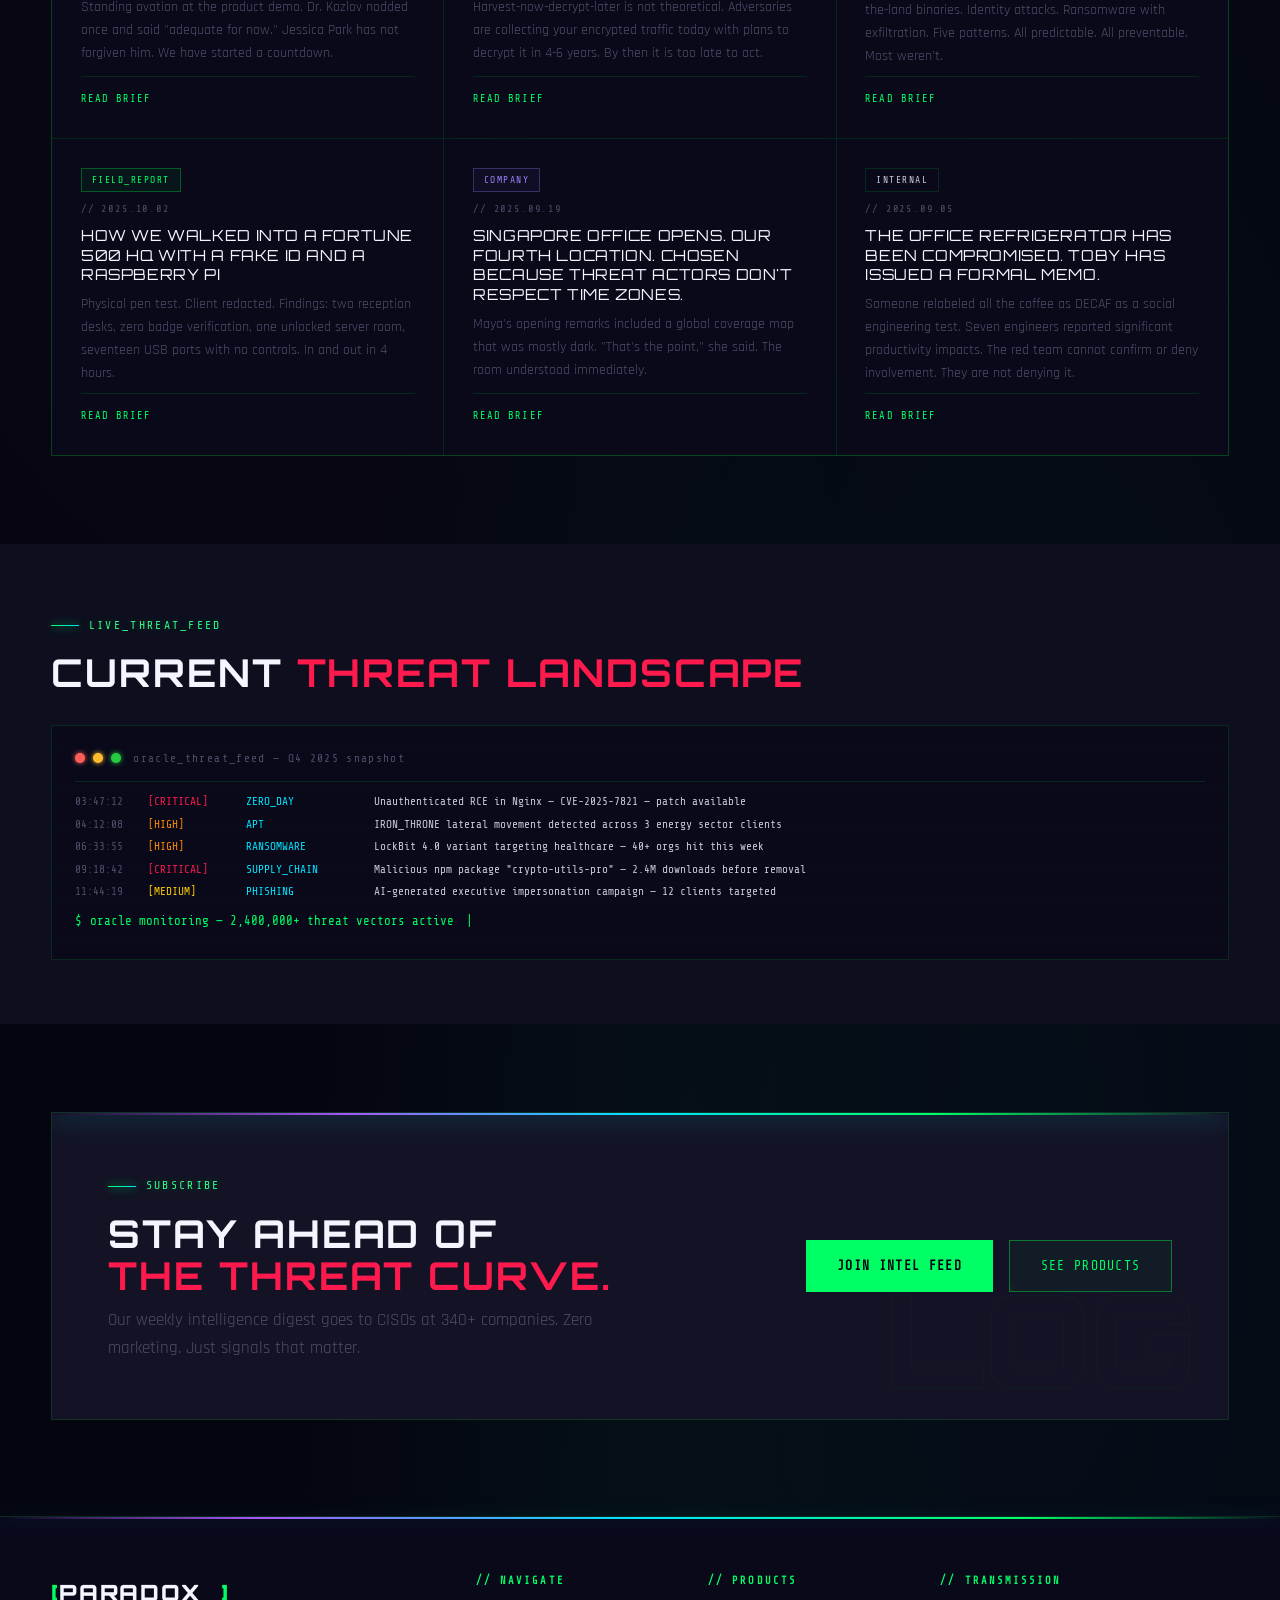
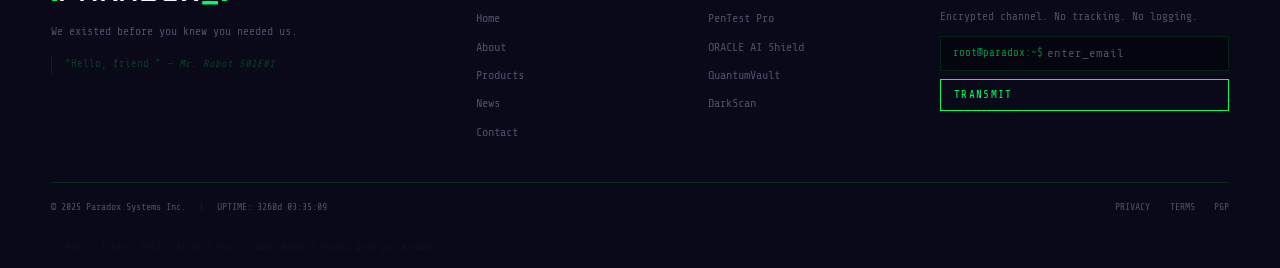
<file: news.html>
<!DOCTYPE html>
<html lang="en">
<head>
  <meta charset="UTF-8" />
  <meta name="viewport" content="width=device-width, initial-scale=1.0" />
  <title>News &amp; Intelligence — Paradox Systems</title>
  <meta name="description" content="Threat intelligence, company dispatches, field reports and breach analysis from the Paradox Systems team." />
  <link rel="preconnect" href="https://fonts.googleapis.com" />
  <link href="https://fonts.googleapis.com/css2?family=Orbitron:wght@400;700;900&family=Share+Tech+Mono&family=Rajdhani:wght@300;400;500;600;700&display=swap" rel="stylesheet" />
  <link rel="stylesheet" href="css/style.css" />
  <link rel="icon" type="image/svg+xml" href="data:image/svg+xml,<svg xmlns='http://www.w3.org/2000/svg' viewBox='0 0 100 100'><rect width='100' height='100' fill='%23080810'/><text y='72' x='10' font-size='68' fill='%2300ff41' font-family='monospace'>_</text></svg>" />
</head>
<body>

<div class="scanlines" aria-hidden="true"></div>
<canvas id="matrix-canvas" aria-hidden="true"></canvas>
<div class="cursor-dot" id="cDot"></div>
<div class="cursor-ring" id="cRing"></div>

<nav id="navbar">
  <div class="container nav-wrap">
    <a href="index.html" class="nav-logo"><span class="br">[</span>PARADOX<span class="cur">_</span><span class="br">]</span></a>
    <button class="hamburger" id="ham" aria-label="Toggle nav" aria-expanded="false">
      <span class="ham-line"></span><span class="ham-line"></span><span class="ham-line"></span>
    </button>
    <ul class="nav-links" id="navLinks">
      <li><a href="index.html"    class="nav-link">Home</a></li>
      <li><a href="about.html"    class="nav-link">About</a></li>
      <li><a href="products.php" class="nav-link">Products</a></li>
      <li><a href="news.html"     class="nav-link active">News</a></li>
      <li><a href="contact.php"   class="nav-link">Contact</a></li>
      <li><a href="users.php" class="nav-link">Users</a></li>
      <li><a href="login.php" class="nav-link" style="color:var(--gold);border:1px solid rgba(255,215,0,.25);padding:.4rem .8rem;font-size:.64rem;"><i class="fa-solid fa-lock" style="margin-right:.3rem;font-size:.55rem;"></i>Admin</a></li>
    </ul>
    <div class="nav-status"><span class="status-dot"></span><span id="navStatus">SECURE_CONN</span></div>
  </div>
</nav>

<main>

<!-- BREAKING TICKER -->
<div class="news-ticker" aria-live="polite">
  <div class="ticker-track">
    <span class="tick-item">BREAKING: AI-generated phishing surges 340% in Q3 2025</span><span class="tick-sep"> &diams; </span>
    <span class="tick-item">ORACLE detects new zero-day variant &mdash; patch issued in 6 minutes</span><span class="tick-sep"> &diams; </span>
    <span class="tick-item">Quantum computing threat horizon now 4-6 years</span><span class="tick-sep"> &diams; </span>
    <span class="tick-item">Paradox Red Team wins DEFCON CTF for 3rd consecutive year</span><span class="tick-sep"> &diams; </span>
    <!-- dup -->
    <span class="tick-item">BREAKING: AI-generated phishing surges 340% in Q3 2025</span><span class="tick-sep"> &diams; </span>
    <span class="tick-item">ORACLE detects new zero-day variant &mdash; patch issued in 6 minutes</span><span class="tick-sep"> &diams; </span>
    <span class="tick-item">Quantum computing threat horizon now 4-6 years</span><span class="tick-sep"> &diams; </span>
    <span class="tick-item">Paradox Red Team wins DEFCON CTF for 3rd consecutive year</span><span class="tick-sep"> &diams; </span>
  </div>
</div>

<!-- PAGE HERO -->
<div class="page-hero" data-bg-text="SIGNAL">
  <div class="grid-bg"></div>
  <div class="container">
    <p class="eyebrow">// INTELLIGENCE_FEED &mdash; LIVE STREAM</p>
    <h1 style="color:var(--white);">SIG<span style="color:var(--red);">NAL</span></h1>
    <p class="sub">Threat intelligence. Company dispatches. Field reports. The news feed that treats you like you can handle the truth.</p>
  </div>
</div>

<section>
  <div class="container">

    <!-- Filter bar -->
    <div class="news-filters">
      <span style="font-family:var(--font-mono);font-size:0.68rem;color:var(--green);letter-spacing:.12em;">FILTER:</span>
      <button class="nf-btn active">ALL</button>
      <button class="nf-btn">THREAT_INTEL</button>
      <button class="nf-btn">AI_DIVISION</button>
      <button class="nf-btn">RED_TEAM</button>
      <button class="nf-btn">COMPANY</button>
      <button class="nf-btn">FIELD_REPORTS</button>
    </div>

    <!-- TOP: Featured + sidebar -->
    <div class="news-top reveal">

      <div class="news-feat">
        <span class="n-cat breach" style="margin-bottom:.7rem;">THREAT_INTEL</span>
        <div class="n-date">// 2025.11.20 &mdash; 03:47 UTC &mdash; SEVERITY: CRITICAL</div>
        <div class="n-title lg" style="margin:.5rem 0 1rem;">NEW APT GROUP "IRON_THRONE" TARGETS ENERGY INFRASTRUCTURE WITH NEVER-BEFORE-SEEN LATERAL MOVEMENT TOOLKIT</div>
        <p class="n-excerpt">
          Paradox Threat Research has identified a previously undocumented advanced persistent threat group designated IRON_THRONE &mdash; named for their obsession with energy grid control and their MO of establishing patient, long-dwell-time persistence (confirmed cases: 14+ months undetected).<br><br>
          Unlike most APT groups, IRON_THRONE does not exfiltrate immediately. They move like winter &mdash; slowly, quietly, until they have established enough positions that removing them becomes a strategic problem rather than a technical one.<br><br>
          The toolkit includes a custom rootkit (DARKFORGE), a novel C2 protocol that disguises traffic as legitimate NTP queries, and an AI-assisted lateral movement engine that adapts its behavior based on detected EDR signatures in real time.
        </p>
        <a href="#" class="n-read">READ FULL BRIEF</a>
      </div>

      <div class="news-side">
        <div class="news-mini">
          <span class="n-cat corp" style="margin-bottom:.4rem;">COMPANY</span>
          <div class="n-date">// 2025.11.18</div>
          <div class="n-title">ORACLE AI MARKS 500 MILLION THREAT EVENTS ANALYZED. CELEBRATED WITH CAKE.</div>
          <p style="font-size:.82rem;color:var(--text-dim);margin:.4rem 0;">Maya made a cake. Dr. Kozlov reviewed the milestone and said "adequate." Jessica Park has not forgiven him. ORACLE was not invited. It was monitoring the party for anomalies.</p>
          <a href="#" class="n-read">READ</a>
        </div>
        <div class="news-mini">
          <span class="n-cat field" style="margin-bottom:.4rem;">RED_TEAM</span>
          <div class="n-date">// 2025.11.12</div>
          <div class="n-title">RED TEAM WINS DEFCON CTF FOR THE THIRD YEAR IN A ROW. RIYA'S SCOREBOARD IS UNDEFEATED.</div>
          <p style="font-size:.82rem;color:var(--text-dim);margin:.4rem 0;">The scoreboard says "3-0." Riya says "it is fine." We believe her. We are afraid of her. Both are correct.</p>
          <a href="#" class="n-read">READ</a>
        </div>
        <div class="news-mini">
          <span class="n-cat office" style="margin-bottom:.4rem;">CORPORATE</span>
          <div class="n-date">// 2025.11.08</div>
          <div class="n-title">QUARTERLY ALL-HANDS: TOBY FROM HR HAS CONCERNS. SIX WERE VALID. ONE WAS ABOUT THE RUBBER DUCK.</div>
          <p style="font-size:.82rem;color:var(--text-dim);margin:.4rem 0;">Revenue up 42%. Toby raised 7 compliance concerns. The rubber duck stays. This is now a formal company policy.</p>
          <a href="#" class="n-read">READ</a>
        </div>
      </div>

    </div>

    <!-- LOWER GRID: 6 more cards -->
    <div class="news-grid3 reveal d1" style="margin-top:1px;">

      <div class="news-card">
        <span class="n-cat ai">AI_DIVISION</span>
        <div class="n-date">// 2025.11.05</div>
        <div class="n-title">ORACLE v4.2 SHIPS WITH 99.997% DETECTION PRECISION. DR. KOZLOV CALLED THIS "ADEQUATE."</div>
        <p class="n-excerpt">Standing ovation at the product demo. Dr. Kozlov nodded once and said "adequate for now." Jessica Park has not forgiven him. We have started a countdown.</p>
        <a href="#" class="n-read">READ BRIEF</a>
      </div>

      <div class="news-card">
        <span class="n-cat crypto">QUANTUM</span>
        <div class="n-date">// 2025.10.28</div>
        <div class="n-title">40 NEW CLIENTS DEPLOYED POST-QUANTUM ENCRYPTION THIS QUARTER. HERE IS WHY NOW MATTERS.</div>
        <p class="n-excerpt">Harvest-now-decrypt-later is not theoretical. Adversaries are collecting your encrypted traffic today with plans to decrypt it in 4-6 years. By then it is too late to act.</p>
        <a href="#" class="n-read">READ BRIEF</a>
      </div>

      <div class="news-card">
        <span class="n-cat breach">THREAT_INTEL</span>
        <div class="n-date">// 2025.10.15</div>
        <div class="n-title">TOP 5 ATTACK PATTERNS FROM Q3 2025. WHY MOST COMPANIES STILL ARE NOT PROTECTED.</div>
        <p class="n-excerpt">AI-assisted phishing. Supply chain compromise. Living-off-the-land binaries. Identity attacks. Ransomware with exfiltration. Five patterns. All predictable. All preventable. Most weren't.</p>
        <a href="#" class="n-read">READ BRIEF</a>
      </div>

      <div class="news-card">
        <span class="n-cat field">FIELD_REPORT</span>
        <div class="n-date">// 2025.10.02</div>
        <div class="n-title">HOW WE WALKED INTO A FORTUNE 500 HQ WITH A FAKE ID AND A RASPBERRY PI</div>
        <p class="n-excerpt">Physical pen test. Client redacted. Findings: two reception desks, zero badge verification, one unlocked server room, seventeen USB ports with no controls. In and out in 4 hours.</p>
        <a href="#" class="n-read">READ BRIEF</a>
      </div>

      <div class="news-card">
        <span class="n-cat corp">COMPANY</span>
        <div class="n-date">// 2025.09.19</div>
        <div class="n-title">SINGAPORE OFFICE OPENS. OUR FOURTH LOCATION. CHOSEN BECAUSE THREAT ACTORS DON'T RESPECT TIME ZONES.</div>
        <p class="n-excerpt">Maya's opening remarks included a global coverage map that was mostly dark. "That's the point," she said. The room understood immediately.</p>
        <a href="#" class="n-read">READ BRIEF</a>
      </div>

      <div class="news-card">
        <span class="n-cat office">INTERNAL</span>
        <div class="n-date">// 2025.09.05</div>
        <div class="n-title">THE OFFICE REFRIGERATOR HAS BEEN COMPROMISED. TOBY HAS ISSUED A FORMAL MEMO.</div>
        <p class="n-excerpt">Someone relabeled all the coffee as DECAF as a social engineering test. Seven engineers reported significant productivity impacts. The red team cannot confirm or deny involvement. They are not denying it.</p>
        <a href="#" class="n-read">READ BRIEF</a>
      </div>

    </div>

  </div>
</section>

<!-- THREAT TERMINAL (static HTML version) -->
<section style="background:var(--surface);padding:4rem 0;">
  <div class="container">
    <div class="section-tag reveal">LIVE_THREAT_FEED</div>
    <h2 class="reveal d1" style="color:var(--white);margin-bottom:2rem;">Current <span style="color:var(--red);">Threat Landscape</span></h2>
    <div class="terminal reveal d2">
      <div class="terminal-bar">
        <span class="t-dot r"></span><span class="t-dot y"></span><span class="t-dot g"></span>
        <span class="t-title">oracle_threat_feed &mdash; Q4 2025 snapshot</span>
      </div>
      <div class="t-line"><span style="color:var(--text-dim);font-size:.7rem;min-width:65px;">03:47:12</span><span style="color:var(--red);font-family:var(--font-mono);font-size:.7rem;min-width:90px;">[CRITICAL]</span><span style="color:var(--cyan);font-family:var(--font-mono);font-size:.7rem;min-width:120px;">ZERO_DAY</span><span style="color:var(--text);font-family:var(--font-mono);font-size:.7rem;">Unauthenticated RCE in Nginx &mdash; CVE-2025-7821 &mdash; patch available</span></div>
      <div class="t-line"><span style="color:var(--text-dim);font-size:.7rem;min-width:65px;">04:12:08</span><span style="color:#ff8800;font-family:var(--font-mono);font-size:.7rem;min-width:90px;">[HIGH]</span><span style="color:var(--cyan);font-family:var(--font-mono);font-size:.7rem;min-width:120px;">APT</span><span style="color:var(--text);font-family:var(--font-mono);font-size:.7rem;">IRON_THRONE lateral movement detected across 3 energy sector clients</span></div>
      <div class="t-line"><span style="color:var(--text-dim);font-size:.7rem;min-width:65px;">06:33:55</span><span style="color:#ff8800;font-family:var(--font-mono);font-size:.7rem;min-width:90px;">[HIGH]</span><span style="color:var(--cyan);font-family:var(--font-mono);font-size:.7rem;min-width:120px;">RANSOMWARE</span><span style="color:var(--text);font-family:var(--font-mono);font-size:.7rem;">LockBit 4.0 variant targeting healthcare &mdash; 40+ orgs hit this week</span></div>
      <div class="t-line"><span style="color:var(--text-dim);font-size:.7rem;min-width:65px;">09:18:42</span><span style="color:var(--red);font-family:var(--font-mono);font-size:.7rem;min-width:90px;">[CRITICAL]</span><span style="color:var(--cyan);font-family:var(--font-mono);font-size:.7rem;min-width:120px;">SUPPLY_CHAIN</span><span style="color:var(--text);font-family:var(--font-mono);font-size:.7rem;">Malicious npm package "crypto-utils-pro" &mdash; 2.4M downloads before removal</span></div>
      <div class="t-line"><span style="color:var(--text-dim);font-size:.7rem;min-width:65px;">11:44:19</span><span style="color:var(--gold);font-family:var(--font-mono);font-size:.7rem;min-width:90px;">[MEDIUM]</span><span style="color:var(--cyan);font-family:var(--font-mono);font-size:.7rem;min-width:120px;">PHISHING</span><span style="color:var(--text);font-family:var(--font-mono);font-size:.7rem;">AI-generated executive impersonation campaign &mdash; 12 clients targeted</span></div>
      <div class="t-line" style="margin-top:.7rem;">
        <span class="t-prompt">$</span><span class="t-ok">oracle monitoring &mdash; 2,400,000+ threat vectors active</span>
        <span class="blink" style="color:var(--green);font-family:var(--font-mono);margin-left:.3rem;">|</span>
      </div>
    </div>
  </div>
</section>

<!-- CTA -->
<section style="padding-bottom:6rem;">
  <div class="container">
    <div class="cta-box reveal" data-code="LOG">
      <div>
        <div class="section-tag">SUBSCRIBE</div>
        <h2 style="color:var(--white);">STAY AHEAD OF<br><span style="color:var(--red);">THE THREAT CURVE.</span></h2>
        <p>Our weekly intelligence digest goes to CISOs at 340+ companies. Zero marketing. Just signals that matter.</p>
      </div>
      <div class="cta-actions">
        <a href="contact.php"   class="btn btn-filled">JOIN INTEL FEED</a>
        <a href="products.php" class="btn btn-green">SEE PRODUCTS</a>
      </div>
    </div>
  </div>
</section>

</main>

<footer>
  <div class="container">
    <div class="footer-grid">
      <div>
        <div class="footer-logo"><span class="br">[</span>PARADOX<span class="cur">_</span><span class="br">]</span></div>
        <p class="footer-tagline">We existed before you knew you needed us.</p>
        <p class="footer-quote">"Hello, friend." <em>— Mr. Robot S01E01</em></p>
      </div>
      <div class="f-col"><h5>// Navigate</h5><ul><li><a href="index.html">Home</a></li><li><a href="about.html">About</a></li><li><a href="products.php">Products</a></li><li><a href="news.html">News</a></li><li><a href="contact.php">Contact</a></li></ul></div>
      <div class="f-col"><h5>// Products</h5><ul><li><a href="product-pentestpro.php">PenTest Pro</a></li><li><a href="product-oracle-ai.php">ORACLE AI Shield</a></li><li><a href="product-quantumvault.php">QuantumVault</a></li><li><a href="product-darkscan.php">DarkScan</a></li></ul></div>
      <div class="f-col"><h5>// Transmission</h5><p class="f-sub">Encrypted channel. No tracking. No logging.</p><div class="f-email-row"><div class="f-input-wrap"><span class="f-prefix">root@paradox:~$</span><input type="email" placeholder="enter_email" aria-label="Newsletter" /></div><button class="f-btn" type="button">TRANSMIT</button></div></div>
    </div>
    <div class="footer-bottom">
      <div class="f-copy"><span>&copy; 2025 Paradox Systems Inc.</span><span class="f-sep">|</span><span id="uptime">UPTIME: CALCULATING...</span></div>
      <div class="f-links"><a href="#">PRIVACY</a><a href="#">TERMS</a><a href="#">PGP</a></div>
    </div>
    <div class="f-easter" id="easter">// Hello, friend. Hello, friend? That's lame. Maybe I should give you a name.</div>
  </div>
</footer>

<script src="js/main.js" defer></script>
</body>
</html>
</file>
<file: css/style.css>
/* ============================================================
   PARADOX SYSTEMS — Enhanced Stylesheet v3
   Expanded color palette + richer visual system
   ============================================================ */

@import url('https://fonts.googleapis.com/css2?family=Orbitron:wght@400;700;900&family=Share+Tech+Mono&family=Rajdhani:wght@300;400;500;600;700&display=swap');
@import url('https://cdnjs.cloudflare.com/ajax/libs/font-awesome/6.5.1/css/all.min.css');

:root {
  /* ── Backgrounds ── */
  --bg:           #05050f;
  --bg2:          #09091a;
  --surface:      #0e0e1f;
  --surface2:     #131325;
  --surface3:     #191930;

  /* ── Borders ── */
  --border:       rgba(0,255,65,0.13);
  --border-hover: rgba(0,255,65,0.38);
  --border-subtle:rgba(255,255,255,0.05);

  /* ── Green (primary) ── */
  --green:        #00ff65;
  --green-lt:     #33ff88;
  --green-dk:     #00cc50;
  --green-dim:    rgba(0,255,101,0.10);
  --green-glow:   0 0 20px rgba(0,255,101,0.45), 0 0 60px rgba(0,255,101,0.15);

  /* ── Cyan (secondary) ── */
  --cyan:         #00e5ff;
  --cyan-lt:      #40eeff;
  --cyan-dk:      #00b8cc;
  --cyan-dim:     rgba(0,229,255,0.10);
  --cyan-glow:    0 0 20px rgba(0,229,255,0.45), 0 0 60px rgba(0,229,255,0.15);

  /* ── Red (danger/offensive) ── */
  --red:          #ff1a4e;
  --red-lt:       #ff4d73;
  --red-dk:       #cc0033;
  --red-dim:      rgba(255,26,78,0.10);
  --red-glow:     0 0 20px rgba(255,26,78,0.45), 0 0 60px rgba(255,26,78,0.15);

  /* ── Gold (premium/compliance) ── */
  --gold:         #ffcc00;
  --gold-lt:      #ffe040;
  --gold-dk:      #cc9900;
  --gold-dim:     rgba(255,204,0,0.10);
  --gold-glow:    0 0 20px rgba(255,204,0,0.45), 0 0 60px rgba(255,204,0,0.15);

  /* ── Purple (AI/advanced) ── */
  --purple:       #a855f7;
  --purple-lt:    #c084fc;
  --purple-dk:    #7c3aed;
  --purple-dim:   rgba(168,85,247,0.10);
  --purple-glow:  0 0 20px rgba(168,85,247,0.45), 0 0 60px rgba(168,85,247,0.15);

  /* ── Orange (warnings) ── */
  --orange:       #ff6b35;
  --orange-lt:    #ff8c5a;
  --orange-dim:   rgba(255,107,53,0.10);
  --orange-glow:  0 0 20px rgba(255,107,53,0.4);

  /* ── Pink (accents) ── */
  --pink:         #f72585;
  --pink-lt:      #ff5caa;
  --pink-dim:     rgba(247,37,133,0.10);

  /* ── Teal ── */
  --teal:         #00b4a0;
  --teal-lt:      #00d4be;
  --teal-dim:     rgba(0,180,160,0.10);

  /* ── Text ── */
  --text:         #c8c8dc;
  --text-lt:      #dcdcf0;
  --text-dim:     #4e4e6a;
  --text-bright:  #eeeeff;
  --white:        #f5f5ff;

  /* ── Gradients ── */
  --grad-green:   linear-gradient(135deg, var(--green-dk), var(--cyan-dk));
  --grad-fire:    linear-gradient(135deg, var(--red-dk), var(--orange));
  --grad-galaxy:  linear-gradient(135deg, var(--purple-dk), var(--cyan-dk));
  --grad-gold:    linear-gradient(135deg, var(--gold-dk), var(--orange));
  --grad-surface: linear-gradient(180deg, var(--surface2), var(--bg2));

  /* ── Fonts ── */
  --font-head:    'Orbitron', monospace;
  --font-mono:    'Share Tech Mono', monospace;
  --font-body:    'Rajdhani', sans-serif;

  /* ── Misc ── */
  --navbar-h:     65px;
  --trans:        0.3s cubic-bezier(0.4,0,0.2,1);
  --radius:       4px;
}

*,*::before,*::after{box-sizing:border-box;margin:0;padding:0;}
html{scroll-behavior:smooth;scrollbar-width:thin;scrollbar-color:var(--green) var(--bg2);}
html::-webkit-scrollbar{width:5px;}
html::-webkit-scrollbar-track{background:var(--bg2);}
html::-webkit-scrollbar-thumb{background:linear-gradient(to bottom,var(--green),var(--cyan));border-radius:4px;box-shadow:0 0 8px var(--green);}
body{
  font-family:var(--font-body);
  background:var(--bg);
  background-image:
    radial-gradient(ellipse at 20% 20%, rgba(168,85,247,0.04) 0%, transparent 50%),
    radial-gradient(ellipse at 80% 80%, rgba(0,229,255,0.04) 0%, transparent 50%),
    radial-gradient(ellipse at 50% 100%, rgba(0,255,101,0.03) 0%, transparent 40%);
  color:var(--text);line-height:1.7;overflow-x:hidden;cursor:none;
}
a{color:inherit;text-decoration:none;}
ul{list-style:none;}
img{display:block;max-width:100%;}
@media(max-width:768px){body{cursor:auto;}}

/* Custom Cursor */
.cursor-dot{position:fixed;width:7px;height:7px;background:var(--green);border-radius:50%;pointer-events:none;z-index:9999;transform:translate(-50%,-50%);box-shadow:0 0 14px var(--green),0 0 28px rgba(0,255,101,0.5);}
.cursor-ring{position:fixed;width:30px;height:30px;border:1px solid rgba(0,255,101,0.6);border-radius:50%;pointer-events:none;z-index:9998;transform:translate(-50%,-50%);transition:width .2s,height .2s,border-color .2s,box-shadow .2s;}
.cursor-ring:hover{box-shadow:0 0 12px var(--green);}
@media(max-width:768px){.cursor-dot,.cursor-ring{display:none;}}

/* Canvas & Overlays */
#matrix-canvas{position:fixed;inset:0;z-index:0;opacity:.045;pointer-events:none;}
.scanlines{position:fixed;inset:0;z-index:9990;pointer-events:none;background:repeating-linear-gradient(0deg,transparent,transparent 2px,rgba(0,0,0,.025) 2px,rgba(0,0,0,.025) 4px);}
nav,main,footer{position:relative;z-index:1;}

/* Keyframes */
@keyframes blink{0%,100%{opacity:1}50%{opacity:0}}
@keyframes pulse{0%,100%{opacity:1;box-shadow:0 0 6px var(--green)}50%{opacity:.3;box-shadow:none}}
@keyframes glow-pulse{0%,100%{text-shadow:0 0 20px rgba(0,255,101,.4),0 0 40px rgba(0,229,255,.1)}50%{text-shadow:0 0 50px rgba(0,255,101,.8),0 0 100px rgba(0,229,255,.3)}}
@keyframes marquee{from{transform:translateX(0)}to{transform:translateX(-50%)}}
@keyframes grid-move{from{transform:translateY(0)}to{transform:translateY(50px)}}
@keyframes bob{0%,100%{transform:translateX(-50%) translateY(0)}50%{transform:translateX(-50%) translateY(8px)}}
@keyframes float-up{0%,100%{transform:translateY(0)}50%{transform:translateY(-6px)}}
@keyframes fade-in-up{from{opacity:0;transform:translateY(24px)}to{opacity:1;transform:translateY(0)}}
@keyframes shimmer{0%{left:-100%}100%{left:200%}}
@keyframes scan-down{0%{top:-2px;opacity:0}10%{opacity:1}90%{opacity:1}100%{top:100%;opacity:0}}
@keyframes border-glow{0%,100%{border-color:rgba(0,255,65,.13)}50%{border-color:rgba(0,255,65,.35)}}
@keyframes ticker-flash{0%,100%{background:var(--red)}50%{background:#cc0030}}
@keyframes glitch-top{0%,89%,100%{opacity:0;transform:none}90%{opacity:.8;transform:translateX(-3px) skewX(-2deg)}92%{opacity:.8;transform:translateX(3px)}94%{opacity:0}}
@keyframes glitch-bot{0%,91%,100%{opacity:0;transform:none}92%{opacity:.8;transform:translateX(3px) skewX(2deg)}94%{opacity:.8;transform:translateX(-3px)}96%{opacity:0}}

/* Typography */
h1,h2,h3,h4{font-family:var(--font-head);text-transform:uppercase;line-height:1.1;letter-spacing:.05em;}
h1{font-size:clamp(2rem,5vw,4.2rem);font-weight:900;}
h2{font-size:clamp(1.5rem,3vw,2.6rem);font-weight:700;}
h3{font-size:clamp(1rem,2vw,1.5rem);font-weight:600;}
h4{font-size:1.05rem;}
p{font-size:1.05rem;}
.mono{font-family:var(--font-mono);}
.glitch{position:relative;display:inline-block;}
.glitch::before,.glitch::after{content:attr(data-text);position:absolute;inset:0;opacity:0;}
.glitch::before{color:var(--cyan);clip-path:polygon(0 30%,100% 30%,100% 50%,0 50%);animation:glitch-top 4s infinite;}
.glitch::after{color:var(--red);clip-path:polygon(0 60%,100% 60%,100% 80%,0 80%);animation:glitch-bot 4s infinite;}

/* Utility */
.container{width:min(1200px,92%);margin:0 auto;}
.section-tag{font-family:var(--font-mono);font-size:.72rem;color:var(--green-lt);letter-spacing:.2em;display:inline-flex;align-items:center;gap:.6rem;margin-bottom:1rem;text-shadow:0 0 8px rgba(0,255,101,0.3);}
.section-tag::before{content:'';display:inline-block;width:28px;height:1px;background:linear-gradient(90deg,var(--green),var(--cyan));box-shadow:0 0 8px var(--green),0 0 16px rgba(0,255,101,.3);}
.section-tag i{font-size:.6rem;opacity:.8;color:var(--cyan);}
.blink{animation:blink 1s step-end infinite;}
.reveal{opacity:0;transform:translateY(28px);transition:opacity .65s ease,transform .65s ease;}
.reveal.show{opacity:1;transform:translateY(0);}
.d1{transition-delay:.1s;}.d2{transition-delay:.2s;}.d3{transition-delay:.3s;}.d4{transition-delay:.4s;}

/* Buttons */
.btn{display:inline-flex;align-items:center;gap:.55rem;font-family:var(--font-mono);font-size:.82rem;letter-spacing:.1em;text-transform:uppercase;padding:.88rem 1.9rem;border:1px solid;cursor:none;transition:var(--trans);position:relative;overflow:hidden;}
.btn::before{content:'';position:absolute;top:0;left:-100%;width:60%;height:100%;background:linear-gradient(90deg,transparent,rgba(255,255,255,.06),transparent);}
.btn:hover::before{animation:shimmer .55s ease forwards;}
.btn::after{content:'';position:absolute;bottom:0;left:-100%;width:100%;height:1px;background:currentColor;box-shadow:0 0 8px currentColor;transition:left .3s ease;}
.btn:hover::after{left:0;}
.btn-green{color:var(--green);border-color:rgba(0,255,65,.4);background:rgba(0,255,65,.04);}
.btn-green:hover{border-color:var(--green);background:rgba(0,255,65,.08);box-shadow:var(--green-glow);transform:translateY(-2px);}
.btn-filled{background:var(--green);color:var(--bg);border-color:var(--green);font-weight:700;}
.btn-filled:hover{background:transparent;color:var(--green);box-shadow:var(--green-glow);transform:translateY(-2px);}
.btn-red{color:var(--red);border-color:rgba(255,0,60,.4);background:rgba(255,0,60,.04);}
.btn-red:hover{border-color:var(--red);background:rgba(255,0,60,.08);box-shadow:0 0 20px rgba(255,0,60,.4);transform:translateY(-2px);}
.btn-ghost{color:var(--text);border-color:rgba(255,255,255,.12);}
.btn-ghost:hover{border-color:rgba(255,255,255,.3);color:var(--white);transform:translateY(-2px);}

/* Card base */
.card{background:var(--surface);border:1px solid var(--border);position:relative;transition:border-color var(--trans),box-shadow var(--trans),transform var(--trans);overflow:hidden;}
.card::before{content:'';position:absolute;top:0;left:0;right:0;height:1px;background:linear-gradient(90deg,transparent,var(--cyan),var(--green),transparent);opacity:0;transition:opacity var(--trans);box-shadow:0 0 14px var(--green);}
.card::after{content:'';position:absolute;left:0;right:0;height:1px;background:linear-gradient(90deg,transparent,rgba(0,255,65,.4),transparent);top:-2px;opacity:0;pointer-events:none;}
.card:hover{border-color:var(--border-hover);box-shadow:0 4px 30px rgba(0,255,65,.08);transform:translateY(-3px);}
.card:hover::before{opacity:1;}
.card:hover::after{animation:scan-down 1.2s ease forwards;}

/* Terminal */
.terminal{background:var(--bg2);border:1px solid var(--border);font-family:var(--font-mono);padding:1.4rem;position:relative;}
.terminal::before{content:'';position:absolute;inset:0;pointer-events:none;background:repeating-linear-gradient(0deg,transparent,transparent 18px,rgba(0,255,65,.012) 18px,rgba(0,255,65,.012) 19px);}
.terminal-bar{display:flex;align-items:center;gap:.5rem;padding-bottom:.8rem;margin-bottom:.8rem;border-bottom:1px solid var(--border);}
.t-dot{width:10px;height:10px;border-radius:50%;}
.t-dot.r{background:#ff5f56;box-shadow:0 0 5px #ff5f56;}
.t-dot.y{background:#ffbd2e;box-shadow:0 0 5px #ffbd2e;}
.t-dot.g{background:#27c93f;box-shadow:0 0 5px #27c93f;}
.t-title{font-size:.7rem;color:var(--text-dim);letter-spacing:.12em;margin-left:.3rem;}
.t-line{display:flex;gap:.5rem;margin-bottom:.35rem;font-size:.78rem;line-height:1.5;}
.t-prompt{color:var(--green);flex-shrink:0;}
.t-cmd{color:var(--cyan);}
.t-out{color:var(--text-dim);}
.t-ok{color:var(--green);}
.t-err{color:var(--red);}

/* ============================================================
   NAVBAR
   ============================================================ */
#navbar{position:fixed;top:0;left:0;right:0;z-index:1000;padding:1.1rem 0;transition:background var(--trans),border-color var(--trans),padding var(--trans),box-shadow var(--trans);border-bottom:1px solid transparent;}
#navbar.scrolled{background:rgba(5,5,15,.97);backdrop-filter:blur(20px) saturate(180%);-webkit-backdrop-filter:blur(20px);border-bottom-color:rgba(0,255,101,.15);padding:.7rem 0;box-shadow:0 4px 40px rgba(0,0,0,.6),0 1px 0 rgba(0,255,101,.12),inset 0 -1px 0 rgba(168,85,247,.08);}
.nav-wrap{display:flex;align-items:center;justify-content:space-between;gap:1.5rem;}
.nav-logo{font-family:var(--font-head);font-size:1.3rem;font-weight:900;color:var(--white);flex-shrink:0;letter-spacing:.08em;transition:text-shadow var(--trans);}
.nav-logo .br{color:var(--green);}
.nav-logo .cur{color:var(--green);animation:blink 1s step-end infinite;}
.nav-logo:hover{text-shadow:0 0 20px rgba(0,255,65,.3);}
.nav-links{display:flex;align-items:center;gap:0;}
.nav-link{font-family:var(--font-mono);font-size:.72rem;color:var(--text-dim);padding:.55rem 1rem;letter-spacing:.14em;text-transform:uppercase;transition:color var(--trans);position:relative;}
.nav-link i{font-size:.6rem;margin-right:.3rem;opacity:.4;transition:opacity var(--trans);}
.nav-link:hover i,.nav-link.active i{opacity:1;}
.nav-link:hover,.nav-link.active{color:var(--green);}
.nav-link.active::after{content:'';position:absolute;bottom:-1px;left:1rem;right:1rem;height:1px;background:var(--green);box-shadow:0 0 6px var(--green);}
.nav-status{display:flex;align-items:center;gap:.5rem;font-family:var(--font-mono);font-size:.65rem;color:var(--text-dim);}
.status-dot{width:7px;height:7px;border-radius:50%;background:var(--green-lt);box-shadow:0 0 6px var(--green),0 0 12px rgba(0,255,101,.4);animation:pulse 2s ease-in-out infinite;}
.hamburger{display:none;flex-direction:column;gap:5px;background:none;border:none;cursor:pointer;padding:6px;}
.ham-line{display:block;width:22px;height:1px;background:var(--green);transition:transform var(--trans),opacity var(--trans);box-shadow:0 0 4px rgba(0,255,65,.4);}
@media(max-width:860px){
  .hamburger{display:flex;}
  .nav-status{display:none;}
  .nav-links{display:none;position:absolute;top:100%;left:0;right:0;flex-direction:column;align-items:flex-start;background:rgba(6,6,17,.99);border-bottom:1px solid var(--border);padding:.5rem 0 1.2rem;box-shadow:0 10px 30px rgba(0,0,0,.5);}
  .nav-links.open{display:flex;}
  .nav-link{padding:.9rem 5%;width:100%;border-bottom:1px solid rgba(0,255,65,.04);}
  .nav-link.active::after{display:none;}
}

/* ============================================================
   PAGE HERO (inner pages)
   ============================================================ */
.page-hero{padding:9rem 0 4.5rem;position:relative;border-bottom:1px solid var(--border);overflow:hidden;}
.page-hero::after{content:attr(data-bg-text);position:absolute;right:-2rem;bottom:-1rem;font-family:var(--font-head);font-size:12vw;font-weight:900;color:transparent;-webkit-text-stroke:1px rgba(0,255,65,.04);pointer-events:none;line-height:1;white-space:nowrap;animation:float-up 8s ease-in-out infinite;}
.page-hero .eyebrow{font-family:var(--font-mono);font-size:.72rem;color:var(--green);letter-spacing:.22em;margin-bottom:1rem;opacity:.85;display:flex;align-items:center;gap:.5rem;}
.page-hero .eyebrow i{font-size:.65rem;}
.page-hero h1{color:var(--white);margin-bottom:1rem;}
.page-hero .sub{color:var(--text);max-width:580px;font-size:1.05rem;}
.grid-bg{position:absolute;inset:0;pointer-events:none;z-index:0;background-image:linear-gradient(rgba(0,255,65,.028) 1px,transparent 1px),linear-gradient(90deg,rgba(0,255,65,.028) 1px,transparent 1px);background-size:50px 50px;}
.page-hero .container{position:relative;z-index:1;}
section{padding:5.5rem 0;}

/* ============================================================
   HOME HERO
   ============================================================ */
.home-hero{min-height:100vh;display:flex;align-items:center;position:relative;overflow:hidden;padding-top:var(--navbar-h);}
.home-hero .grid-bg{animation:grid-move 25s linear infinite;}
.home-hero .vignette{position:absolute;inset:0;z-index:0;background:radial-gradient(ellipse at 70% 50%,rgba(0,229,255,0.06) 0%,transparent 45%),radial-gradient(ellipse at 15% 70%,rgba(168,85,247,0.07) 0%,transparent 40%),radial-gradient(ellipse at 50% 0%,rgba(0,255,101,0.05) 0%,transparent 35%),radial-gradient(ellipse at 65% 50%,transparent 30%,var(--bg) 80%);}
.hero-content{position:relative;z-index:1;max-width:760px;}
.hero-prompt{font-family:var(--font-mono);font-size:.82rem;color:var(--text-dim);margin-bottom:1.6rem;display:flex;flex-wrap:wrap;gap:.3rem;align-items:center;animation:fade-in-up .7s ease both;}
.hero-prompt .u{color:var(--cyan);}
.hero-prompt .h{color:var(--purple);}
.hero-prompt .d{color:var(--gold);}
.hero-prompt .cmd{color:var(--green);text-shadow:0 0 10px rgba(0,255,65,.3);}
.hero-h1{color:var(--white);margin-bottom:1.2rem;animation:fade-in-up .7s .15s ease both;}
.hero-h1 .green{color:var(--green-lt);text-shadow:0 0 30px rgba(0,255,101,0.6),0 0 80px rgba(0,255,101,0.2);animation:glow-pulse 3s ease-in-out infinite;}
.hero-h1 .red{color:var(--red);text-shadow:0 0 30px rgba(255,0,60,.4);}
.hero-sub{font-size:1.1rem;color:var(--text);max-width:560px;margin-bottom:2.2rem;line-height:1.75;animation:fade-in-up .7s .25s ease both;}
.hero-actions{display:flex;gap:1rem;flex-wrap:wrap;margin-bottom:2.5rem;animation:fade-in-up .7s .35s ease both;}
.hero-stats{display:grid;grid-template-columns:repeat(4,1fr);gap:1px;background:var(--border);border:1px solid var(--border);max-width:500px;animation:fade-in-up .7s .45s ease both;}
.h-stat{background:var(--bg2);padding:1rem;text-align:center;transition:background var(--trans);}
.h-stat:hover{background:var(--surface);}
.h-stat .num{font-family:var(--font-mono);font-size:1.6rem;color:var(--green-lt);display:block;text-shadow:0 0 20px rgba(0,255,101,.5),0 0 40px rgba(0,255,101,.2);}
.h-stat .lbl{font-size:.62rem;color:var(--text-dim);letter-spacing:.1em;text-transform:uppercase;margin-top:.2rem;}
.scroll-hint{position:absolute;bottom:2rem;left:50%;transform:translateX(-50%);z-index:1;font-family:var(--font-mono);font-size:.62rem;color:var(--text-dim);letter-spacing:.18em;display:flex;flex-direction:column;align-items:center;gap:.4rem;animation:bob 2.5s ease-in-out infinite;}
.scroll-hint svg{width:14px;opacity:.3;}

/* Marquee */
.marquee-strip{background:var(--surface);border-top:1px solid var(--border);border-bottom:1px solid var(--border);padding:.85rem 0;overflow:hidden;position:relative;}
.marquee-strip::before,.marquee-strip::after{content:'';position:absolute;top:0;bottom:0;width:80px;z-index:2;pointer-events:none;}
.marquee-strip::before{left:0;background:linear-gradient(90deg,var(--surface),transparent);}
.marquee-strip::after{right:0;background:linear-gradient(-90deg,var(--surface),transparent);}
.marquee-track{display:flex;gap:3rem;animation:marquee 22s linear infinite;white-space:nowrap;}
.m-item{font-family:var(--font-mono);font-size:.68rem;color:var(--text-dim);letter-spacing:.18em;flex-shrink:0;}
.m-dot{color:var(--gold);opacity:.5;flex-shrink:0;}

/* Feature grid */
.feat-grid{display:grid;grid-template-columns:repeat(auto-fill,minmax(280px,1fr));gap:1px;background:var(--border);border:1px solid var(--border);}
.feat-item{background:var(--bg2);padding:2.2rem;transition:background var(--trans),transform var(--trans);position:relative;overflow:hidden;}
.feat-item::after{content:'';position:absolute;bottom:0;left:0;width:0;height:2px;background:linear-gradient(90deg,var(--purple),var(--cyan),var(--green));box-shadow:0 0 10px var(--cyan);transition:width .45s ease;}
.feat-item:hover{background:var(--surface);transform:translateY(-2px);}
.feat-item:hover::after{width:100%;}
.feat-num{font-family:var(--font-mono);font-size:1.3rem;color:var(--cyan-lt);margin-bottom:1rem;text-shadow:0 0 16px rgba(0,229,255,.5),0 0 32px rgba(0,229,255,.2);}
.feat-item h3{font-size:.9rem;color:var(--white);margin-bottom:.6rem;}
.feat-item p{font-size:.88rem;color:var(--text-dim);line-height:1.65;}
.feat-more{display:inline-flex;align-items:center;gap:.4rem;margin-top:1.1rem;font-family:var(--font-mono);font-size:.7rem;color:var(--green);letter-spacing:.1em;text-transform:uppercase;transition:gap var(--trans),text-shadow var(--trans);}
.feat-more i{font-size:.6rem;}
.feat-item:hover .feat-more{gap:.7rem;text-shadow:0 0 8px rgba(0,255,65,.4);}

/* Numbers strip */
.nums-strip{display:grid;grid-template-columns:repeat(4,1fr);gap:1px;background:var(--border);border:1px solid var(--border);}
.num-item{background:var(--bg2);padding:1.8rem;text-align:center;transition:background var(--trans);position:relative;overflow:hidden;}
.num-item::before{content:'';position:absolute;inset:0;background:radial-gradient(ellipse at 50% 100%,rgba(0,255,65,.06),transparent 70%);opacity:0;transition:opacity var(--trans);}
.num-item:hover{background:var(--surface);}
.num-item:hover::before{opacity:1;}
.num-item .big{font-family:var(--font-mono);font-size:2.2rem;display:block;transition:text-shadow var(--trans),transform var(--trans);}
.num-item:hover .big{text-shadow:0 0 24px currentColor,0 0 48px currentColor;transform:scale(1.05);}
.num-item .lbl{font-size:.7rem;color:var(--text-dim);letter-spacing:.1em;text-transform:uppercase;margin-top:.3rem;}

/* CTA Box */
.cta-box{background:var(--surface2);border:1px solid var(--border);padding:3.5rem;display:flex;align-items:center;justify-content:space-between;gap:2rem;position:relative;overflow:hidden;animation:border-glow 4s ease-in-out infinite;}
.cta-box::before{content:'';position:absolute;top:0;left:0;right:0;height:2px;background:linear-gradient(90deg,transparent,var(--purple),var(--cyan),var(--green),transparent);box-shadow:0 0 24px var(--cyan);}
.cta-box::after{content:attr(data-code);position:absolute;right:2rem;bottom:1rem;font-family:var(--font-head);font-size:8rem;font-weight:900;color:transparent;-webkit-text-stroke:1px rgba(0,255,65,.04);pointer-events:none;line-height:1;animation:float-up 8s ease-in-out infinite;}
.cta-box h2{color:var(--white);}
.cta-box p{color:var(--text-dim);max-width:500px;margin-top:.6rem;}
.cta-actions{display:flex;gap:1rem;flex-wrap:wrap;flex-shrink:0;}

/* ============================================================
   ABOUT
   ============================================================ */
.about-split{display:grid;grid-template-columns:1fr 1fr;gap:4rem;align-items:start;}
.about-text h2{color:var(--white);margin-bottom:1rem;}
.about-text p{color:var(--text);margin-bottom:1rem;}
.pullquote{font-family:var(--font-mono);font-size:.82rem;color:var(--green);border-left:2px solid var(--green);padding-left:1rem;margin:1.2rem 0;line-height:1.7;opacity:.85;box-shadow:inset 3px 0 0 rgba(0,255,65,.1);}

/* Timeline */
.timeline{padding-left:2.2rem;position:relative;}
.timeline::before{content:'';position:absolute;left:6px;top:0;bottom:0;width:1px;background:linear-gradient(to bottom,transparent,var(--purple) 15%,var(--cyan) 50%,var(--green) 85%,transparent);box-shadow:0 0 10px rgba(0,229,255,.3);}
.tl-item{padding-bottom:2rem;position:relative;}
.tl-item::before{content:'';position:absolute;left:-2rem;top:.35rem;width:9px;height:9px;border:1px solid var(--green);transform:rotate(45deg);background:var(--bg);box-shadow:0 0 10px rgba(0,255,65,.5);transition:box-shadow var(--trans),background var(--trans);}
.tl-item:hover::before{background:var(--green);box-shadow:0 0 16px var(--green);}
.tl-year{font-family:var(--font-mono);font-size:.7rem;color:var(--green);letter-spacing:.18em;margin-bottom:.3rem;}
.tl-item h4{color:var(--white);font-size:.88rem;letter-spacing:.06em;margin-bottom:.3rem;}
.tl-item p{color:var(--text-dim);font-size:.85rem;}

/* Values */
.vals-grid{display:grid;grid-template-columns:repeat(auto-fill,minmax(240px,1fr));gap:1px;background:var(--border);border:1px solid var(--border);}
.val-item{background:var(--bg2);padding:2rem;transition:background var(--trans),transform var(--trans);position:relative;}
.val-item::after{content:'';position:absolute;bottom:0;left:0;width:0;height:2px;background:linear-gradient(90deg,var(--purple),var(--cyan));box-shadow:0 0 8px var(--cyan);transition:width .4s ease;}
.val-item:hover{background:var(--surface);transform:translateY(-2px);}
.val-item:hover::after{width:100%;}
.val-num{font-family:var(--font-mono);font-size:2rem;color:rgba(0,255,65,.06);font-weight:900;margin-bottom:.7rem;}
.val-title{font-family:var(--font-head);font-size:.82rem;color:var(--white);letter-spacing:.1em;margin-bottom:.5rem;text-transform:uppercase;display:flex;align-items:center;gap:.5rem;}
.val-title i{color:var(--green);font-size:.65rem;opacity:.8;}
.val-item p{font-size:.86rem;color:var(--text-dim);}

/* Team */
.team-grid{display:grid;grid-template-columns:repeat(auto-fill,minmax(230px,1fr));gap:1px;background:var(--border);border:1px solid var(--border);}
.team-card{background:var(--bg2);padding:2rem;text-align:center;transition:background var(--trans),transform var(--trans);position:relative;overflow:hidden;}
.team-card::before{content:'';position:absolute;top:0;left:0;right:0;height:1px;background:linear-gradient(90deg,transparent,var(--pink-lt, #ff5caa),var(--cyan),transparent);opacity:0;transition:opacity var(--trans);}
.team-card:hover{background:var(--surface);transform:translateY(-3px);}
.team-card:hover::before{opacity:1;}
.team-av{width:76px;height:76px;margin:0 auto 1rem;border:1px solid var(--border);display:flex;align-items:center;justify-content:center;font-family:var(--font-mono);font-size:1.6rem;color:var(--green);transition:border-color var(--trans),box-shadow var(--trans);}
.team-card:hover .team-av{border-color:var(--green);box-shadow:0 0 16px rgba(0,255,65,.3),inset 0 0 16px rgba(0,255,65,.05);}
.team-name{font-family:var(--font-head);font-size:.82rem;color:var(--white);letter-spacing:.08em;}
.team-role{font-family:var(--font-mono);font-size:.65rem;color:var(--green);letter-spacing:.14em;margin:.3rem 0 .8rem;display:flex;align-items:center;justify-content:center;gap:.35rem;}
.team-role i{font-size:.6rem;opacity:.6;}
.team-bio{font-size:.82rem;color:var(--text-dim);line-height:1.6;}
.team-tag{display:inline-flex;align-items:center;gap:.35rem;margin-top:.8rem;font-family:var(--font-mono);font-size:.65rem;color:var(--red);border:1px solid rgba(255,0,60,.2);padding:.2rem .6rem;}
.team-tag i{font-size:.55rem;}

/* ============================================================
   PRODUCTS
   ============================================================ */
.prod-grid{display:grid;grid-template-columns:repeat(auto-fill,minmax(340px,1fr));gap:1px;background:var(--border);border:1px solid var(--border);}
.prod-card{background:var(--bg2);padding:2.2rem;display:flex;flex-direction:column;transition:background var(--trans),transform var(--trans);position:relative;overflow:hidden;}
.prod-card::before{content:'';position:absolute;top:0;left:0;right:0;height:2px;background:linear-gradient(90deg,var(--purple),var(--cyan),var(--green));opacity:0;transition:opacity var(--trans);box-shadow:0 0 12px var(--cyan);}
.prod-card:hover{background:var(--surface);transform:translateY(-2px);}
.prod-card:hover::before{opacity:1;}
.pc-top{display:flex;align-items:flex-start;justify-content:space-between;margin-bottom:1.2rem;}
.pc-icon{font-family:var(--font-mono);font-size:1.7rem;color:var(--cyan);text-shadow:0 0 16px rgba(0,212,255,.4);}
.pc-tag{font-family:var(--font-mono);font-size:.6rem;letter-spacing:.12em;padding:.2rem .7rem;border:1px solid;}
.pc-tag.green{color:var(--green);border-color:rgba(0,255,65,.3);background:rgba(0,255,65,.04);}
.pc-tag.cyan{color:var(--cyan);border-color:rgba(0,212,255,.3);background:rgba(0,212,255,.04);}
.pc-tag.gold{color:var(--gold);border-color:rgba(255,215,0,.3);background:rgba(255,215,0,.04);}
.pc-tag.red{color:var(--red);border-color:rgba(255,0,60,.3);background:rgba(255,0,60,.04);}
.pc-title{font-family:var(--font-head);font-size:1rem;color:var(--white);letter-spacing:.07em;margin-bottom:.7rem;text-transform:uppercase;}
.pc-desc{font-size:.88rem;color:var(--text-dim);flex:1;line-height:1.65;margin-bottom:1.4rem;}
.pc-feats{border-top:1px solid var(--border);padding-top:1rem;display:flex;flex-direction:column;gap:.45rem;}
.pc-feat{font-family:var(--font-mono);font-size:.7rem;color:var(--text-dim);display:flex;align-items:center;gap:.5rem;transition:color var(--trans);}
.pc-feat i{color:var(--green);font-size:.65rem;flex-shrink:0;}
.prod-card:hover .pc-feat{color:var(--text);}

/* Pricing */
.pricing-grid{display:grid;grid-template-columns:repeat(3,1fr);gap:1px;background:var(--border);border:1px solid var(--border);}
.price-card{background:var(--bg2);padding:2.5rem 2rem;text-align:center;display:flex;flex-direction:column;transition:background var(--trans),transform var(--trans);}
.price-card.hot{background:linear-gradient(180deg,rgba(0,255,101,.04),var(--surface));border-top:2px solid var(--green-lt);box-shadow:0 0 40px rgba(0,255,101,.1),inset 0 0 60px rgba(0,255,101,.03);}
.price-card:hover{background:var(--surface);transform:translateY(-3px);}
.price-tier{font-family:var(--font-mono);font-size:.68rem;color:var(--green);letter-spacing:.2em;margin-bottom:.5rem;display:flex;align-items:center;justify-content:center;gap:.4rem;}
.price-tier i{font-size:.65rem;}
.price-card h3{font-size:1.2rem;color:var(--white);margin-bottom:1rem;}
.price-amt{font-family:var(--font-mono);font-size:2.4rem;color:var(--green);display:flex;align-items:flex-start;justify-content:center;gap:.2rem;margin-bottom:1.5rem;text-shadow:0 0 20px rgba(0,255,65,.3);}
.price-amt .cur{font-size:1rem;margin-top:.35rem;}
.price-amt .mo{font-size:.75rem;color:var(--text-dim);align-self:flex-end;margin-bottom:.2rem;}
.price-feats{list-style:none;flex:1;text-align:left;margin-bottom:2rem;display:flex;flex-direction:column;gap:.65rem;}
.price-feats li{font-family:var(--font-mono);font-size:.72rem;color:var(--text-dim);display:flex;align-items:center;gap:.5rem;}
.price-feats li i{color:var(--green);font-size:.6rem;flex-shrink:0;}
.price-feats li.off{opacity:.3;}
.price-feats li.off i{color:var(--red);}

/* ============================================================
   NEWS PAGE — TICKER FIX
   The ticker is the first element inside <main> on news.html.
   Since #navbar is position:fixed with height ~65px, we push
   the ticker down by that same amount so it sits below the nav.
   ============================================================ */
.news-ticker{
  margin-top:var(--navbar-h);
  background:linear-gradient(90deg,var(--red-dk),var(--red),var(--red-dk));
  padding:.5rem 0;
  overflow:hidden;
  position:relative;
  z-index:1;
}
.ticker-track{display:flex;gap:3.5rem;animation:marquee 18s linear infinite;white-space:nowrap;}
.tick-item{font-family:var(--font-mono);font-size:.7rem;color:white;letter-spacing:.12em;flex-shrink:0;display:inline-flex;align-items:center;gap:.4rem;}
.tick-item i{font-size:.6rem;opacity:.8;}
.tick-sep{color:rgba(255,255,255,.35);flex-shrink:0;}

/* News filters */
.news-filters{display:flex;flex-wrap:wrap;gap:.6rem;margin-bottom:2.5rem;}
.nf-btn{font-family:var(--font-mono);font-size:.64rem;letter-spacing:.14em;text-transform:uppercase;padding:.35rem 1rem;border:1px solid var(--border);background:transparent;color:var(--text-dim);cursor:pointer;transition:var(--trans);display:inline-flex;align-items:center;gap:.35rem;}
.nf-btn i{font-size:.5rem;opacity:.4;transition:opacity var(--trans);}
.nf-btn:hover,.nf-btn.active{border-color:var(--green);color:var(--green);box-shadow:0 0 10px rgba(0,255,65,.15);background:rgba(0,255,65,.04);}
.nf-btn.active i{opacity:1;}

/* News layout */
.news-top{display:grid;grid-template-columns:1.7fr 1fr;gap:1px;background:var(--border);border:1px solid var(--border);margin-bottom:1px;}
.news-feat{background:var(--bg2);padding:2.2rem;transition:background var(--trans);cursor:default;position:relative;overflow:hidden;}
.news-feat::after{content:'';position:absolute;bottom:0;left:0;width:0;height:1px;background:linear-gradient(90deg,var(--green),var(--cyan));transition:width .5s ease;}
.news-feat:hover{background:var(--surface);}
.news-feat:hover::after{width:100%;}
.news-side{background:var(--bg2);display:flex;flex-direction:column;}
.news-mini{padding:1.4rem;border-bottom:1px solid var(--border);flex:1;transition:background var(--trans);cursor:default;}
.news-mini:last-child{border-bottom:none;}
.news-mini:hover{background:var(--surface);}
.news-grid3{display:grid;grid-template-columns:repeat(3,1fr);gap:1px;background:var(--border);border:1px solid var(--border);}
.news-card{background:var(--bg2);padding:1.8rem;display:flex;flex-direction:column;gap:.5rem;transition:background var(--trans),transform var(--trans);cursor:default;position:relative;overflow:hidden;}
.news-card::before{content:'';position:absolute;top:0;left:0;right:0;height:1px;background:linear-gradient(90deg,transparent,var(--purple-lt),var(--cyan),transparent);opacity:0;transition:opacity var(--trans);}
.news-card:hover{background:var(--surface);transform:translateY(-2px);}
.news-card:hover::before{opacity:1;}

/* News elements */
.n-cat{font-family:var(--font-mono);font-size:.6rem;letter-spacing:.16em;text-transform:uppercase;padding:.2rem .6rem;border:1px solid;display:inline-flex;align-items:center;gap:.3rem;width:fit-content;}
.n-cat i{font-size:.45rem;}
.n-cat.breach{color:var(--red);border-color:rgba(255,0,60,.3);background:rgba(255,0,60,.05);}
.n-cat.ai{color:var(--cyan);border-color:rgba(0,212,255,.3);background:rgba(0,212,255,.05);}
.n-cat.crypto{color:var(--gold);border-color:rgba(255,215,0,.3);background:rgba(255,215,0,.05);}
.n-cat.corp{color:#9b7ff5;border-color:rgba(155,127,245,.3);background:rgba(155,127,245,.05);}
.n-cat.field{color:var(--green);border-color:rgba(0,255,65,.3);background:rgba(0,255,65,.05);}
.n-cat.office{color:var(--text);border-color:var(--border);}
.n-date{font-family:var(--font-mono);font-size:.64rem;color:var(--text-dim);letter-spacing:.08em;display:flex;align-items:center;gap:.35rem;}
.n-date i{font-size:.6rem;}
.n-title{font-family:var(--font-head);font-size:.95rem;color:var(--white);letter-spacing:.04em;line-height:1.3;text-transform:uppercase;transition:color var(--trans);}
.n-title.lg{font-size:1.35rem;}
.news-feat:hover .n-title,.news-card:hover .n-title,.news-mini:hover .n-title{color:var(--text-bright);}
.n-excerpt{font-size:.87rem;color:var(--text-dim);line-height:1.65;flex:1;}
.n-read{font-family:var(--font-mono);font-size:.65rem;color:var(--green);letter-spacing:.1em;display:flex;align-items:center;gap:.4rem;margin-top:auto;padding-top:.9rem;border-top:1px solid var(--border);text-transform:uppercase;transition:gap var(--trans),text-shadow var(--trans);}
.n-read i{font-size:.7rem;}
.news-feat:hover .n-read,.news-mini:hover .n-read,.news-card:hover .n-read{gap:.7rem;text-shadow:0 0 8px rgba(0,255,65,.4);}

/* ============================================================
   CONTACT
   ============================================================ */
.contact-grid{display:grid;grid-template-columns:1fr 1.2fr;gap:3.5rem;align-items:start;}
.person-list{display:grid;grid-template-columns:1fr 1fr;gap:1px;background:var(--border);border:1px solid var(--border);}
.person-card{background:var(--bg2);padding:1.4rem 1.5rem;transition:background var(--trans),transform var(--trans);position:relative;overflow:hidden;}
.person-card::before{content:'';position:absolute;top:0;left:0;right:0;height:1px;background:linear-gradient(90deg,transparent,var(--green),transparent);opacity:0;transition:opacity var(--trans);box-shadow:0 0 8px var(--green);}
.person-card::after{content:'';position:absolute;bottom:0;left:0;width:0;height:1px;background:var(--cyan);transition:width .4s ease;}
.person-card:hover{background:var(--surface);transform:translateY(-1px);}
.person-card:hover::before{opacity:1;}
.person-card:hover::after{width:100%;}
.pc-initials{width:42px;height:42px;border:1px solid var(--border);display:flex;align-items:center;justify-content:center;font-family:var(--font-mono);font-size:.85rem;color:var(--green);margin-bottom:.9rem;flex-shrink:0;transition:border-color var(--trans),box-shadow var(--trans);}
.person-card:hover .pc-initials{border-color:var(--green);box-shadow:0 0 12px rgba(0,255,65,.3);}
.pc-person-name{font-family:var(--font-head);font-size:.82rem;color:var(--white);letter-spacing:.05em;text-transform:uppercase;margin-bottom:.15rem;line-height:1.2;}
.pc-role{font-family:var(--font-mono);font-size:.64rem;color:var(--green);letter-spacing:.1em;margin-bottom:.7rem;opacity:.85;display:flex;align-items:center;gap:.35rem;}
.pc-role i{font-size:.55rem;opacity:.7;}
.pc-alias{display:inline-flex;align-items:center;gap:.3rem;font-family:var(--font-mono);font-size:.58rem;color:var(--cyan);border:1px solid rgba(0,212,255,.25);padding:.12rem .5rem;letter-spacing:.08em;margin-bottom:.85rem;background:rgba(0,212,255,.04);}
.pc-alias i{font-size:.5rem;}
.pc-row{display:flex;align-items:flex-start;gap:.5rem;font-family:var(--font-mono);font-size:.7rem;color:var(--text-dim);margin-bottom:.4rem;}
.pc-key{color:var(--cyan);min-width:62px;opacity:.75;flex-shrink:0;}
.pc-val a{color:var(--green);transition:text-shadow var(--trans),color var(--trans);}
.pc-val a:hover{text-shadow:0 0 8px rgba(0,255,65,.4);color:var(--text-bright);}

/* Old office classes kept */
.office-list{display:flex;flex-direction:column;gap:1px;background:var(--border);border:1px solid var(--border);}
.office-card{background:var(--bg2);padding:1.6rem;transition:background var(--trans);}
.office-card:hover{background:var(--surface);}
.oc-name{font-family:var(--font-head);font-size:.85rem;color:var(--white);letter-spacing:.07em;margin-bottom:.3rem;text-transform:uppercase;}
.oc-row{display:flex;align-items:flex-start;gap:.6rem;margin-bottom:.5rem;font-family:var(--font-mono);font-size:.75rem;color:var(--text-dim);}
.oc-key{color:var(--cyan);min-width:68px;opacity:.75;flex-shrink:0;}
.oc-val a{color:var(--green);}
.oc-val a:hover{text-shadow:0 0 6px var(--green);}

/* Contact form */
.contact-form{background:var(--surface2);border:1px solid var(--border);padding:2.2rem;position:relative;}
.contact-form::before{content:'';position:absolute;top:0;left:0;right:0;height:1px;background:linear-gradient(90deg,transparent,var(--cyan),transparent);}
.cf-title{font-family:var(--font-head);font-size:1rem;color:var(--white);letter-spacing:.08em;margin-bottom:.4rem;text-transform:uppercase;display:flex;align-items:center;gap:.5rem;}
.cf-title i{color:var(--cyan);font-size:.85rem;}
.cf-sub{font-family:var(--font-mono);font-size:.72rem;color:var(--text-dim);margin-bottom:1.6rem;line-height:1.6;}
.form-row2{display:grid;grid-template-columns:1fr 1fr;gap:1rem;}
.fg{margin-bottom:1.1rem;}
.fg label{display:flex;align-items:center;gap:.35rem;font-family:var(--font-mono);font-size:.65rem;color:var(--green);letter-spacing:.16em;text-transform:uppercase;margin-bottom:.45rem;}
.fg label i{font-size:.6rem;opacity:.6;}
.fg input,.fg select,.fg textarea{width:100%;padding:.75rem 1rem;background:var(--bg2);border:1px solid var(--border);color:var(--text);font-family:var(--font-mono);font-size:.8rem;outline:none;transition:border-color var(--trans),box-shadow var(--trans),background var(--trans);appearance:none;}
.fg input:focus,.fg select:focus,.fg textarea:focus{border-color:var(--green);box-shadow:0 0 0 2px rgba(0,255,65,.08),0 0 12px rgba(0,255,65,.1);background:var(--surface);}
.fg input::placeholder,.fg textarea::placeholder{color:var(--text-dim);font-style:italic;}
.fg textarea{height:120px;resize:vertical;}
.fg select{cursor:pointer;}
.fg select option{background:var(--bg2);}
.form-footer{display:flex;align-items:center;justify-content:space-between;gap:1rem;flex-wrap:wrap;margin-top:.3rem;}
.form-note{font-family:var(--font-mono);font-size:.62rem;color:var(--text-dim);display:flex;align-items:center;gap:.4rem;}
.form-note i{color:var(--green);opacity:.6;font-size:.7rem;}
.form-ok{display:none;background:rgba(0,255,65,.05);border:1px solid rgba(0,255,65,.2);padding:.9rem 1rem;margin-top:1rem;font-family:var(--font-mono);font-size:.77rem;color:var(--green);line-height:1.6;}
.alert-box{border:1px solid rgba(255,0,60,.3);background:rgba(255,0,60,.04);padding:1.3rem;margin-top:1.5rem;}
.alert-title{font-family:var(--font-mono);font-size:.68rem;color:var(--red);letter-spacing:.16em;margin-bottom:.5rem;display:flex;align-items:center;gap:.4rem;}
.alert-title i{font-size:.75rem;}
.alert-text{font-family:var(--font-mono);font-size:.75rem;color:var(--text-dim);line-height:1.65;}
.alert-text a{color:var(--red);}

/* ============================================================
   FOOTER
   ============================================================ */
footer{background:var(--bg2);border-top:1px solid var(--border);padding:3.5rem 0 0;position:relative;}
footer::before{content:'';position:absolute;top:0;left:0;right:0;height:2px;background:linear-gradient(90deg,transparent,var(--purple) 20%,var(--cyan) 50%,var(--green) 80%,transparent);box-shadow:0 0 20px rgba(0,229,255,.25);}
.footer-grid{display:grid;grid-template-columns:2fr 1fr 1fr 1.5fr;gap:2.5rem;padding-bottom:2.5rem;border-bottom:1px solid var(--border);}
.footer-logo{font-family:var(--font-head);font-size:1.4rem;font-weight:900;color:var(--white);letter-spacing:.08em;margin-bottom:.7rem;}
.footer-logo .br{color:var(--green);}
.footer-logo .cur{color:var(--green);animation:blink 1s step-end infinite;}
.footer-tagline{font-family:var(--font-mono);font-size:.72rem;color:var(--text-dim);line-height:1.7;margin-bottom:.9rem;}
.footer-quote{font-family:var(--font-mono);font-size:.65rem;color:rgba(0,255,65,.22);line-height:1.7;border-left:1px solid rgba(0,255,65,.12);padding-left:.8rem;}
.f-col h5{font-family:var(--font-mono);font-size:.65rem;color:var(--green);letter-spacing:.2em;text-transform:uppercase;margin-bottom:1.1rem;display:flex;align-items:center;gap:.4rem;}
.f-col h5 i{font-size:.65rem;}
.f-col ul{display:flex;flex-direction:column;gap:.5rem;}
.f-col ul a{font-family:var(--font-mono);font-size:.75rem;color:var(--text-dim);transition:color var(--trans),padding-left var(--trans);display:flex;align-items:center;gap:.4rem;}
.f-col ul a i{font-size:.5rem;opacity:.3;transition:opacity var(--trans);}
.f-col ul a:hover{color:var(--green);padding-left:3px;}
.f-col ul a:hover i{opacity:1;}
.f-sub{font-family:var(--font-mono);font-size:.7rem;color:var(--text-dim);line-height:1.6;margin-bottom:.6rem;}
.f-email-row{display:flex;flex-direction:column;gap:.5rem;}
.f-input-wrap{display:flex;align-items:center;gap:.3rem;background:var(--bg);border:1px solid var(--border);padding:.45rem .7rem;transition:border-color var(--trans),box-shadow var(--trans);}
.f-input-wrap:focus-within{border-color:var(--green);box-shadow:0 0 10px rgba(0,255,65,.1);}
.f-prefix{font-family:var(--font-mono);font-size:.68rem;color:var(--green);opacity:.55;white-space:nowrap;}
.f-input-wrap input{flex:1;background:transparent;border:none;outline:none;font-family:var(--font-mono);font-size:.77rem;color:var(--text);min-width:0;}
.f-input-wrap input::placeholder{color:var(--text-dim);}
.f-btn{padding:.55rem .8rem;background:transparent;border:1px solid var(--green);color:var(--green);font-family:var(--font-mono);font-size:.68rem;letter-spacing:.12em;cursor:pointer;transition:var(--trans);display:flex;align-items:center;gap:.3rem;}
.f-btn i{font-size:.65rem;}
.f-btn:hover{background:var(--green-dim);box-shadow:0 0 12px rgba(0,255,65,.2);}
.footer-bottom{display:flex;justify-content:space-between;align-items:center;flex-wrap:wrap;gap:.8rem;padding:1rem 0;}
.f-copy{font-family:var(--font-mono);font-size:.62rem;color:var(--text-dim);display:flex;gap:.8rem;align-items:center;flex-wrap:wrap;}
.f-sep{opacity:.25;}
.f-links{display:flex;gap:1.2rem;}
.f-links a{font-family:var(--font-mono);font-size:.62rem;color:var(--text-dim);transition:color var(--trans);}
.f-links a:hover{color:var(--green);}
.f-easter{font-family:var(--font-mono);font-size:.6rem;color:rgba(0,255,65,.05);padding:.4rem 0 .8rem;transition:color .4s;}

/* ============================================================
   RESPONSIVE
   ============================================================ */
@media(max-width:1024px){
  .about-split{grid-template-columns:1fr;}
  .pricing-grid{grid-template-columns:1fr;}
  .news-top{grid-template-columns:1fr;}
  .contact-grid{grid-template-columns:1fr;}
  .cta-box{flex-direction:column;}
  .cta-box::after{display:none;}
  .footer-grid{grid-template-columns:1fr 1fr;}
}
@media(max-width:720px){
  section{padding:3.5rem 0;}
  .news-grid3{grid-template-columns:1fr;}
  .nums-strip{grid-template-columns:repeat(2,1fr);}
  .hero-stats{grid-template-columns:repeat(2,1fr);}
  .form-row2{grid-template-columns:1fr;}
  .prod-grid{grid-template-columns:1fr;}
  .footer-grid{grid-template-columns:1fr;}
  .cta-box{padding:2rem;}
  .person-list{grid-template-columns:1fr;}
}
</file>
